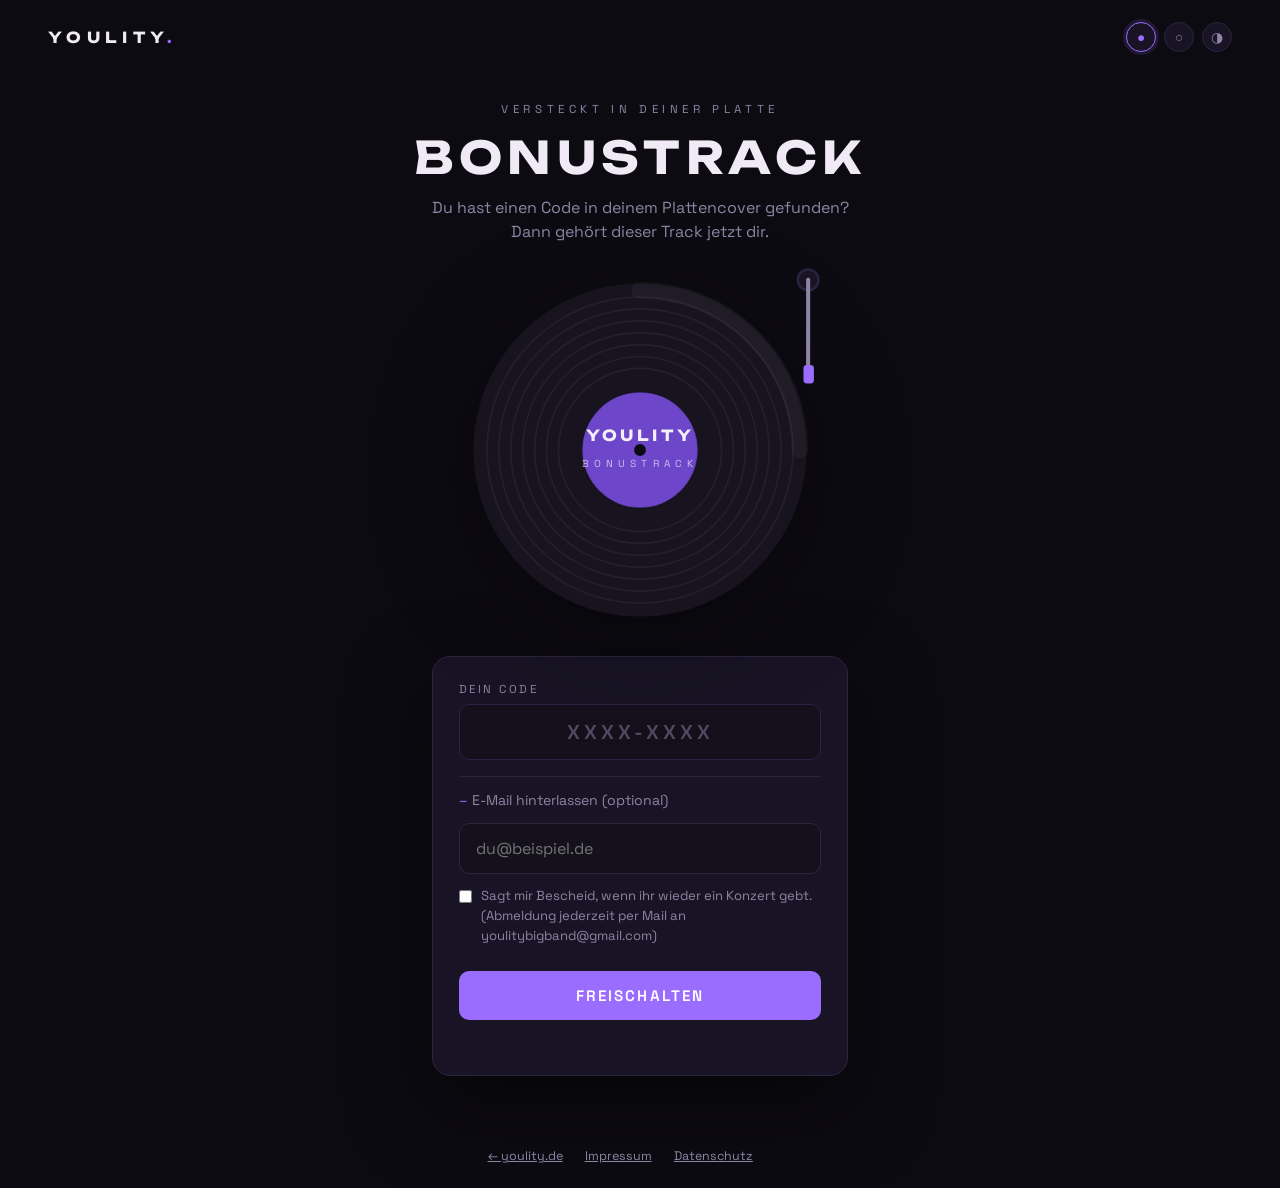
<file: bonustrack/index.html>
<!DOCTYPE html>
<html lang="de" data-theme="dark">
<head>
<meta charset="UTF-8">
<meta name="viewport" content="width=device-width, initial-scale=1.0">
<meta name="robots" content="noindex">
<title>Bonustrack - Youlity</title>
<link rel="preconnect" href="https://fonts.googleapis.com">
<link rel="preconnect" href="https://fonts.gstatic.com" crossorigin>
<link href="https://fonts.googleapis.com/css2?family=Unbounded:wght@500;700&family=Space+Grotesk:wght@400;500;600&display=swap" rel="stylesheet">
<style>
  /* ---------- Themes ---------- */
  :root, [data-theme="dark"] {
    --bg: #0d0b12;
    --bg-soft: #14111d;
    --surface: #181425;
    --line: #2b2440;
    --text: #efeaf6;
    --muted: #8d85a3;
    --accent: #9b6dff;
    --accent-soft: rgba(155, 109, 255, 0.14);
    --vinyl: #17141f;
    --vinyl-groove: rgba(255,255,255,0.05);
    --label: #6d46c9;
    --shadow: 0 30px 80px rgba(0,0,0,0.55);
  }
  [data-theme="light"] {
    --bg: #f7f6fa;
    --bg-soft: #efedf5;
    --surface: #ffffff;
    --line: #ddd8ea;
    --text: #1b1426;
    --muted: #6f6885;
    --accent: #6d3fd4;
    --accent-soft: rgba(109, 63, 212, 0.10);
    --vinyl: #221d2e;
    --vinyl-groove: rgba(255,255,255,0.06);
    --label: #6d3fd4;
    --shadow: 0 24px 60px rgba(40, 25, 80, 0.18);
  }
  [data-theme="warm"] {
    --bg: #f5efe4;
    --bg-soft: #ede5d6;
    --surface: #fdf9f1;
    --line: #ded2bc;
    --text: #271d12;
    --muted: #8a7a63;
    --accent: #b4552e;
    --accent-soft: rgba(180, 85, 46, 0.10);
    --vinyl: #2b2118;
    --vinyl-groove: rgba(255,255,255,0.06);
    --label: #b4552e;
    --shadow: 0 24px 60px rgba(80, 50, 20, 0.18);
  }

  * { margin: 0; padding: 0; box-sizing: border-box; }

  html { scroll-behavior: smooth; }

  body {
    background: var(--bg);
    color: var(--text);
    font-family: "Space Grotesk", system-ui, sans-serif;
    min-height: 100svh;
    display: flex;
    flex-direction: column;
    transition: background 0.5s ease, color 0.5s ease;
    overflow-x: hidden;
  }

  /* ---------- Header ---------- */
  header {
    display: flex;
    justify-content: space-between;
    align-items: center;
    padding: 1.4rem clamp(1.2rem, 4vw, 3rem);
  }
  .wordmark {
    font-family: "Unbounded", sans-serif;
    font-weight: 700;
    font-size: 0.95rem;
    letter-spacing: 0.35em;
    color: var(--text);
    text-decoration: none;
  }
  .wordmark span { color: var(--accent); }

  .themes { display: flex; gap: 0.5rem; }
  .themes button {
    width: 30px; height: 30px;
    border-radius: 50%;
    border: 1px solid var(--line);
    background: var(--surface);
    color: var(--muted);
    font-size: 0.85rem;
    line-height: 1;
    cursor: pointer;
    transition: all 0.25s ease;
  }
  .themes button:hover { color: var(--text); border-color: var(--accent); }
  .themes button[aria-pressed="true"] {
    color: var(--accent);
    border-color: var(--accent);
    box-shadow: 0 0 0 3px var(--accent-soft);
  }

  /* ---------- Main ---------- */
  main {
    flex: 1;
    display: flex;
    flex-direction: column;
    align-items: center;
    padding: clamp(0.5rem, 3vh, 2rem) 1.2rem 3rem;
    width: 100%;
  }

  .eyebrow {
    font-size: 0.72rem;
    letter-spacing: 0.4em;
    text-transform: uppercase;
    color: var(--muted);
    margin-bottom: 0.8rem;
    opacity: 0;
    animation: rise 0.7s ease 0.1s forwards;
  }
  h1 {
    font-family: "Unbounded", sans-serif;
    font-weight: 700;
    font-size: clamp(1.6rem, 6vw, 2.8rem);
    letter-spacing: 0.12em;
    text-align: center;
    opacity: 0;
    animation: rise 0.7s ease 0.25s forwards;
  }
  .sub {
    color: var(--muted);
    margin-top: 0.7rem;
    text-align: center;
    max-width: 28rem;
    line-height: 1.5;
    opacity: 0;
    animation: rise 0.7s ease 0.4s forwards;
  }
  @keyframes rise {
    from { opacity: 0; transform: translateY(14px); }
    to { opacity: 1; transform: translateY(0); }
  }

  /* ---------- Vinyl ---------- */
  .deck {
    position: relative;
    width: clamp(230px, 56vw, 340px);
    margin: clamp(1.5rem, 4vh, 3rem) 0;
    opacity: 0;
    animation: rise 0.9s ease 0.55s forwards;
  }
  .record-wrap {
    filter: drop-shadow(0 24px 50px rgba(0,0,0,0.35));
    transition: transform 0.8s cubic-bezier(0.2, 0.8, 0.2, 1);
  }
  .deck.unlocked .record-wrap { transform: scale(1.04); }

  #record {
    width: 100%;
    display: block;
    animation: spin 2.4s linear infinite;
    animation-play-state: paused;
  }
  .deck.playing #record { animation-play-state: running; }
  @keyframes spin { to { transform: rotate(360deg); } }

  /* tonearm */
  #tonearm {
    position: absolute;
    top: -4%;
    right: -7%;
    width: 34%;
    transform-origin: 78% 12%;
    transform: rotate(-28deg);
    transition: transform 0.9s cubic-bezier(0.3, 0.7, 0.3, 1);
    pointer-events: none;
  }
  /* Arm-Position wird per JS gesetzt: -28° = abgehoben, ab 8° = auf der Platte */

  /* ---------- Card ---------- */
  .card {
    width: min(100%, 26rem);
    background: var(--surface);
    border: 1px solid var(--line);
    border-radius: 18px;
    padding: 1.6rem;
    box-shadow: var(--shadow);
    transition: background 0.5s ease, border-color 0.5s ease;
    opacity: 1;                       /* immer sichtbar – Einblendung läuft über backwards-Fill */
    animation: rise 0.8s ease 0.7s backwards;
  }
  /* shake animiert nur die Position; opacity bleibt beim Grundwert 1 (Karte verschwindet nie) */
  .card.shake { animation: shake 0.45s ease; }
  @keyframes shake {
    0%, 100% { transform: translateX(0); }
    20% { transform: translateX(-9px); }
    40% { transform: translateX(8px); }
    60% { transform: translateX(-5px); }
    80% { transform: translateX(3px); }
  }

  label {
    display: block;
    font-size: 0.72rem;
    letter-spacing: 0.22em;
    text-transform: uppercase;
    color: var(--muted);
    margin-bottom: 0.5rem;
  }
  input[type="text"], input[type="email"] {
    width: 100%;
    background: var(--bg-soft);
    border: 1px solid var(--line);
    border-radius: 10px;
    color: var(--text);
    font-family: inherit;
    font-size: 1rem;
    padding: 0.85rem 1rem;
    outline: none;
    transition: border-color 0.25s ease, box-shadow 0.25s ease;
  }
  input:focus {
    border-color: var(--accent);
    box-shadow: 0 0 0 3px var(--accent-soft);
  }
  #code {
    font-size: 1.25rem;
    letter-spacing: 0.28em;
    text-transform: uppercase;
    text-align: center;
    font-weight: 600;
  }
  #code::placeholder { letter-spacing: 0.2em; color: var(--muted); opacity: 0.5; }

  details {
    margin-top: 1rem;
    border-top: 1px solid var(--line);
    padding-top: 0.9rem;
  }
  summary {
    cursor: pointer;
    color: var(--muted);
    font-size: 0.88rem;
    list-style: none;
    user-select: none;
  }
  summary::before { content: "+ "; color: var(--accent); }
  details[open] summary::before { content: "– "; }
  details .inner { margin-top: 0.9rem; display: grid; gap: 0.8rem; }

  .consent {
    display: flex;
    gap: 0.6rem;
    align-items: flex-start;
    font-size: 0.82rem;
    color: var(--muted);
    line-height: 1.5;
    cursor: pointer;
    text-transform: none;
    letter-spacing: normal;
    font-weight: 400;
  }
  .consent input { margin-top: 0.2rem; accent-color: var(--accent); }

  button.primary {
    width: 100%;
    margin-top: 1.1rem;
    background: var(--accent);
    color: #fff;
    border: none;
    border-radius: 10px;
    font-family: inherit;
    font-size: 0.95rem;
    font-weight: 600;
    letter-spacing: 0.14em;
    text-transform: uppercase;
    padding: 0.95rem;
    cursor: pointer;
    transition: transform 0.15s ease, filter 0.2s ease;
  }
  button.primary:hover { filter: brightness(1.12); }
  button.primary:active { transform: scale(0.98); }
  button.primary:disabled { opacity: 0.6; cursor: wait; }

  .msg {
    margin-top: 0.8rem;
    font-size: 0.87rem;
    text-align: center;
    min-height: 1.2em;
    color: var(--muted);
    transition: all 0.2s ease;
  }
  .msg.error {
    color: #e5484d;
    background: rgba(229, 72, 77, 0.10);
    border: 1px solid rgba(229, 72, 77, 0.35);
    border-radius: 10px;
    padding: 0.7rem 0.9rem;
    font-weight: 500;
  }

  /* ---------- Player ---------- */
  .player { display: none; }
  .card.is-player .player { display: block; }
  .card.is-player form { display: none; }

  .track-title {
    font-family: "Unbounded", sans-serif;
    font-weight: 500;
    font-size: 1.05rem;
    letter-spacing: 0.08em;
    text-align: center;
  }
  .track-sub {
    text-align: center;
    color: var(--muted);
    font-size: 0.82rem;
    margin-top: 0.3rem;
    letter-spacing: 0.18em;
    text-transform: uppercase;
  }

  .controls {
    display: flex;
    align-items: center;
    gap: 1rem;
    margin-top: 1.3rem;
  }
  #playBtn {
    flex: none;
    width: 56px; height: 56px;
    border-radius: 50%;
    border: none;
    background: var(--accent);
    color: #fff;
    cursor: pointer;
    display: grid;
    place-items: center;
    transition: transform 0.15s ease, filter 0.2s ease;
  }
  #playBtn:hover { filter: brightness(1.12); transform: scale(1.05); }
  #playBtn:disabled { opacity: 0.5; cursor: wait; transform: none; filter: none; }
  #playBtn svg { width: 20px; height: 20px; fill: currentColor; }

  .progress-area { flex: 1; }
  #seek {
    -webkit-appearance: none;
    appearance: none;
    width: 100%;
    height: 5px;
    border-radius: 3px;
    background: linear-gradient(to right, var(--accent) var(--p, 0%), var(--line) var(--p, 0%));
    outline: none;
    cursor: pointer;
  }
  #seek::-webkit-slider-thumb {
    -webkit-appearance: none;
    width: 14px; height: 14px;
    border-radius: 50%;
    background: var(--accent);
    border: 2px solid var(--surface);
    transition: transform 0.15s ease;
  }
  #seek::-webkit-slider-thumb:hover { transform: scale(1.25); }
  #seek::-moz-range-thumb {
    width: 12px; height: 12px;
    border-radius: 50%;
    background: var(--accent);
    border: 2px solid var(--surface);
  }
  .times {
    display: flex;
    justify-content: space-between;
    font-size: 0.74rem;
    color: var(--muted);
    margin-top: 0.4rem;
    font-variant-numeric: tabular-nums;
  }

  footer {
    text-align: center;
    color: var(--muted);
    font-size: 0.78rem;
    padding: 1.5rem;
  }
  footer a { color: var(--muted); }

  /* focus visibility */
  :focus-visible { outline: 2px solid var(--accent); outline-offset: 2px; }
  summary:focus-visible { outline-offset: 4px; }

  @media (prefers-reduced-motion: reduce) {
    *, #record { animation-duration: 0.001s !important; animation-delay: 0s !important; transition-duration: 0.001s !important; }
    .deck.playing #record { animation: none; }
  }
</style>
</head>
<body>

<header>
  <a class="wordmark" href="/">YOULITY<span>.</span></a>
  <div class="themes" role="group" aria-label="Farbmodus">
    <button data-theme-btn="dark" aria-pressed="true" title="Dunkel">●</button>
    <button data-theme-btn="light" aria-pressed="false" title="Hell">○</button>
    <button data-theme-btn="warm" aria-pressed="false" title="Warm">◑</button>
  </div>
</header>

<main>
  <p class="eyebrow">Versteckt in deiner Platte</p>
  <h1>BONUSTRACK</h1>
  <p class="sub">Du hast einen Code in deinem Plattencover gefunden? Dann gehört dieser Track jetzt dir.</p>

  <div class="deck" id="deck">
    <div class="record-wrap">
      <svg id="record" viewBox="0 0 200 200" aria-hidden="true">
        <circle cx="100" cy="100" r="98" fill="var(--vinyl)"/>
        <g fill="none" stroke="var(--vinyl-groove)" stroke-width="1">
          <circle cx="100" cy="100" r="90"/><circle cx="100" cy="100" r="83"/>
          <circle cx="100" cy="100" r="76"/><circle cx="100" cy="100" r="69"/>
          <circle cx="100" cy="100" r="62"/><circle cx="100" cy="100" r="55"/>
          <circle cx="100" cy="100" r="48"/>
        </g>
        <path d="M 100 6 A 94 94 0 0 1 194 100" fill="none" stroke="rgba(255,255,255,0.10)" stroke-width="10" stroke-linecap="round" opacity="0.35"/>
        <circle cx="100" cy="100" r="34" fill="var(--label)"/>
        <circle cx="100" cy="100" r="34" fill="none" stroke="rgba(0,0,0,0.18)" stroke-width="1"/>
        <text x="100" y="95" text-anchor="middle" font-family="Unbounded, sans-serif" font-size="9" letter-spacing="2" fill="rgba(255,255,255,0.92)" font-weight="700">YOULITY</text>
        <text x="100" y="110" text-anchor="middle" font-family="Space Grotesk, sans-serif" font-size="6" letter-spacing="3" fill="rgba(255,255,255,0.65)">BONUSTRACK</text>
        <circle cx="100" cy="100" r="3.5" fill="var(--bg)"/>
      </svg>
    </div>
    <svg id="tonearm" viewBox="0 0 100 100" aria-hidden="true">
      <circle cx="78" cy="12" r="9" fill="var(--surface)" stroke="var(--line)" stroke-width="2"/>
      <line x1="78" y1="12" x2="30" y2="78" stroke="var(--muted)" stroke-width="3.5" stroke-linecap="round"/>
      <rect x="22" y="74" width="16" height="9" rx="3" transform="rotate(-54 30 78)" fill="var(--accent)"/>
    </svg>
  </div>

  <div class="card" id="card">
    <form id="form" novalidate>
      <label for="code">Dein Code</label>
      <input type="text" id="code" inputmode="text" autocomplete="off" spellcheck="false"
             placeholder="XXXX-XXXX" maxlength="12" required>

      <details open>
        <summary>E-Mail hinterlassen (optional)</summary>
        <div class="inner">
          <input type="email" id="email" placeholder="du@beispiel.de" autocomplete="email">
          <label class="consent">
            <input type="checkbox" id="newsletter">
            <span>Sagt mir Bescheid, wenn ihr wieder ein Konzert gebt. (Abmeldung jederzeit per Mail an youlitybigband@gmail.com)</span>
          </label>
        </div>
      </details>

      <button type="submit" class="primary" id="submitBtn">Freischalten</button>
      <p class="msg" id="msg"></p>
    </form>

    <div class="player">
      <p class="track-title" id="trackTitle">Bonustrack</p>
      <p class="track-sub">Youlity · Exklusiv für dich</p>
      <div class="controls">
        <button id="playBtn" aria-label="Abspielen">
          <svg id="iconPlay" viewBox="0 0 24 24"><path d="M8 5v14l11-7z"/></svg>
          <svg id="iconPause" viewBox="0 0 24 24" style="display:none"><path d="M6 5h4v14H6zM14 5h4v14h-4z"/></svg>
        </button>
        <div class="progress-area">
          <input type="range" id="seek" min="0" max="100" value="0" step="0.1" aria-label="Position">
          <div class="times"><span id="tCur">0:00</span><span id="tDur">–:––</span></div>
        </div>
      </div>
      <p class="msg" id="playerMsg"></p>
    </div>
  </div>

  <audio id="audio" preload="metadata" controlsList="nodownload noplaybackrate"></audio>
</main>

<footer>
  <a href="/">← youlity.de</a>
  <a href="/impressum.html" style="margin-left:1.2rem;">Impressum</a>
  <a href="/datenschutz.html" style="margin-left:1.2rem;">Datenschutz</a>
  <span style="opacity:0.4; margin-left:0.6rem;">V6.0</span>
</footer>

<script>
  // ===== Konfiguration =====
  const FUNCTION_URL = "https://hmopcvtzhcevouwmdwxa.supabase.co/functions/v1/bonustrack";
  const TRACK_TITLE = "Smalltown Boy"; // hier den echten Tracknamen eintragen

  // ===== Theme =====
  const themeBtns = document.querySelectorAll("[data-theme-btn]");
  function setTheme(t) {
    document.documentElement.dataset.theme = t;
    localStorage.setItem("yl-theme", t);
    themeBtns.forEach(b => b.setAttribute("aria-pressed", String(b.dataset.themeBtn === t)));
  }
  themeBtns.forEach(b => b.addEventListener("click", () => setTheme(b.dataset.themeBtn)));
  setTheme(localStorage.getItem("yl-theme") || "dark");

  // ===== Elemente =====
  const form = document.getElementById("form");
  const codeInput = document.getElementById("code");
  const emailInput = document.getElementById("email");
  const newsletterInput = document.getElementById("newsletter");
  const submitBtn = document.getElementById("submitBtn");
  const msg = document.getElementById("msg");
  const card = document.getElementById("card");
  const deck = document.getElementById("deck");
  const audio = document.getElementById("audio");
  const playBtn = document.getElementById("playBtn");
  const iconPlay = document.getElementById("iconPlay");
  const iconPause = document.getElementById("iconPause");
  const seek = document.getElementById("seek");
  const tCur = document.getElementById("tCur");
  const tDur = document.getElementById("tDur");
  const playerMsg = document.getElementById("playerMsg");
  const tonearm = document.getElementById("tonearm");
  document.getElementById("trackTitle").textContent = TRACK_TITLE;

  // Code-Eingabe automatisch formatieren: ABCD-EFGH
  codeInput.addEventListener("input", () => {
    let v = codeInput.value.toUpperCase().replace(/[^A-Z0-9]/g, "").slice(0, 8);
    if (v.length > 4) v = v.slice(0, 4) + "-" + v.slice(4);
    codeInput.value = v;
  });

  // ===== Code einlösen =====
  async function redeem(code, email, newsletter) {
    let res;
    try {
      res = await fetch(FUNCTION_URL, {
        method: "POST",
        headers: { "Content-Type": "application/json" },
        body: JSON.stringify({ code, email: email || null, newsletter: !!newsletter })
      });
    } catch {
      throw new Error("Keine Verbindung. Bist du online?");
    }
    const data = await res.json().catch(() => ({}));
    if (!data.ok) throw new Error(data.error || "Etwas ist schiefgelaufen. Versuch es nochmal.");
    return data;
  }

  let currentObjectUrl = null;
  async function loadBlob(url) {
    const resp = await fetch(url);
    if (!resp.ok) throw new Error("load");
    const blob = await resp.blob();
    if (currentObjectUrl) URL.revokeObjectURL(currentObjectUrl);
    currentObjectUrl = URL.createObjectURL(blob);   // src zeigt nur noch auf blob:, nicht auf Supabase
    audio.src = currentObjectUrl;
  }

  async function unlock(url, silent) {
    if (!url) {                       // Sicherheitsnetz: ohne gültige URL nichts ausblenden
      if (silent) { localStorage.removeItem("yl-code"); return; }
      showForm();
      showError("Etwas ist schiefgelaufen. Versuch es nochmal.");
      return;
    }
    // direkt in die Player-Ansicht wechseln und währenddessen laden
    card.classList.add("is-player");
    deck.classList.add("unlocked");
    playBtn.disabled = true;
    playerMsg.classList.remove("error");
    playerMsg.textContent = "Track wird geladen …";
    try {
      await loadBlob(url);
      playerMsg.textContent = "";
      playBtn.disabled = false;
    } catch {
      if (silent) { showForm(); localStorage.removeItem("yl-code"); return; }
      showForm();
      showError("Der Track lässt sich gerade nicht laden. Lade die Seite neu oder versuch es später nochmal.");
    }
  }

  function showForm() {               // zurück zur Code-Eingabe (Karte nie "leer" lassen)
    card.classList.remove("is-player");
    deck.classList.remove("unlocked", "playing");
  }

  function showError(text) {
    msg.textContent = text;
    msg.classList.add("error");
    card.classList.remove("shake"); void card.offsetWidth; card.classList.add("shake");
  }

  form.addEventListener("submit", async (e) => {
    e.preventDefault();
    const raw = codeInput.value.replace(/[^A-Za-z0-9]/g, "");
    if (raw.length < 6) {
      showError("Bitte gib deinen vollständigen Code ein.");
      return;
    }
    submitBtn.disabled = true;
    submitBtn.textContent = "Prüfe …";
    msg.textContent = ""; msg.classList.remove("error");
    try {
      const data = await redeem(raw, emailInput.value.trim(), newsletterInput.checked);
      localStorage.setItem("yl-code", raw);
      await unlock(data.url, false);
    } catch (err) {
      showError(err.message);
    } finally {
      submitBtn.disabled = false;
      submitBtn.textContent = "Freischalten";
    }
  });

  // Wenn schon mal freigeschaltet: still erneut einlösen (ohne E-Mail neu zu senden)
  const savedCode = localStorage.getItem("yl-code");
  if (savedCode) {
    redeem(savedCode, null, false)
      .then(d => unlock(d.url, true))
      .catch(() => localStorage.removeItem("yl-code"));
  }

  // ===== Player =====
  // Rechtsklick-/Download-Menü auf dem Audio-Element unterbinden
  audio.addEventListener("contextmenu", (e) => e.preventDefault());

  function fmt(s) {
    if (!isFinite(s)) return "–:––";
    const m = Math.floor(s / 60), r = Math.floor(s % 60);
    return m + ":" + String(r).padStart(2, "0");
  }
  // ---- Tonarm ----
  const ARM_OFF = -36;                          // abgehoben (Ruheposition)
  const ARM_DROP_MS = 950;                       // muss zur CSS-Transition passen (0.9s)
  const reduceMotion = matchMedia("(prefers-reduced-motion: reduce)").matches;
  const armAngle = (p) => 8 + p * 0.18;          // 8° aussen → ~26° innen
  const progressPct = () => audio.duration ? (audio.currentTime / audio.duration) * 100 : 0;
  function setArm(deg) { tonearm.style.transform = "rotate(" + deg + "deg)"; }
  setArm(ARM_OFF);                               // direkt nach dem Freischalten: abgehoben

  let dropTimer = null;
  playBtn.addEventListener("click", () => {
    clearTimeout(dropTimer);
    if (audio.paused) {
      // Arm auf die Platte setzen, dann nach der Animation abspielen
      setArm(armAngle(progressPct()));
      playBtn.disabled = true;
      const wait = reduceMotion ? 0 : ARM_DROP_MS;
      dropTimer = setTimeout(() => {
        playBtn.disabled = false;
        audio.play().catch(() => { setArm(ARM_OFF); });
      }, wait);
    } else {
      audio.pause();                             // pause-Event hebt den Arm ab
    }
  });

  audio.addEventListener("play", () => {
    deck.classList.add("playing");
    iconPlay.style.display = "none"; iconPause.style.display = "";
    playBtn.setAttribute("aria-label", "Pause");
  });
  audio.addEventListener("pause", () => {
    deck.classList.remove("playing");
    iconPlay.style.display = ""; iconPause.style.display = "none";
    playBtn.setAttribute("aria-label", "Abspielen");
    setArm(ARM_OFF);                             // Arm hebt von der Platte ab
  });
  audio.addEventListener("ended", () => setArm(ARM_OFF));
  audio.addEventListener("loadedmetadata", () => { tDur.textContent = fmt(audio.duration); });
  audio.addEventListener("timeupdate", () => {
    const p = progressPct();
    if (!seeking) { seek.value = p; seek.style.setProperty("--p", p + "%"); }
    tCur.textContent = fmt(audio.currentTime);
    if (!audio.paused) setArm(armAngle(p));      // Arm wandert nur beim Abspielen mit
  });
  audio.addEventListener("error", () => {
    if (!audio.src) return;
    showForm();
    showError("Der Track lässt sich gerade nicht laden. Lade die Seite neu oder versuch es später nochmal.");
  });
  let seeking = false;
  seek.addEventListener("input", () => {
    seeking = true;
    seek.style.setProperty("--p", seek.value + "%");
    tCur.textContent = fmt((seek.value / 100) * (audio.duration || 0));
  });
  seek.addEventListener("change", () => {
    if (audio.duration) audio.currentTime = (seek.value / 100) * audio.duration;
    seeking = false;
  });
</script>
</body>
</html>
</file>
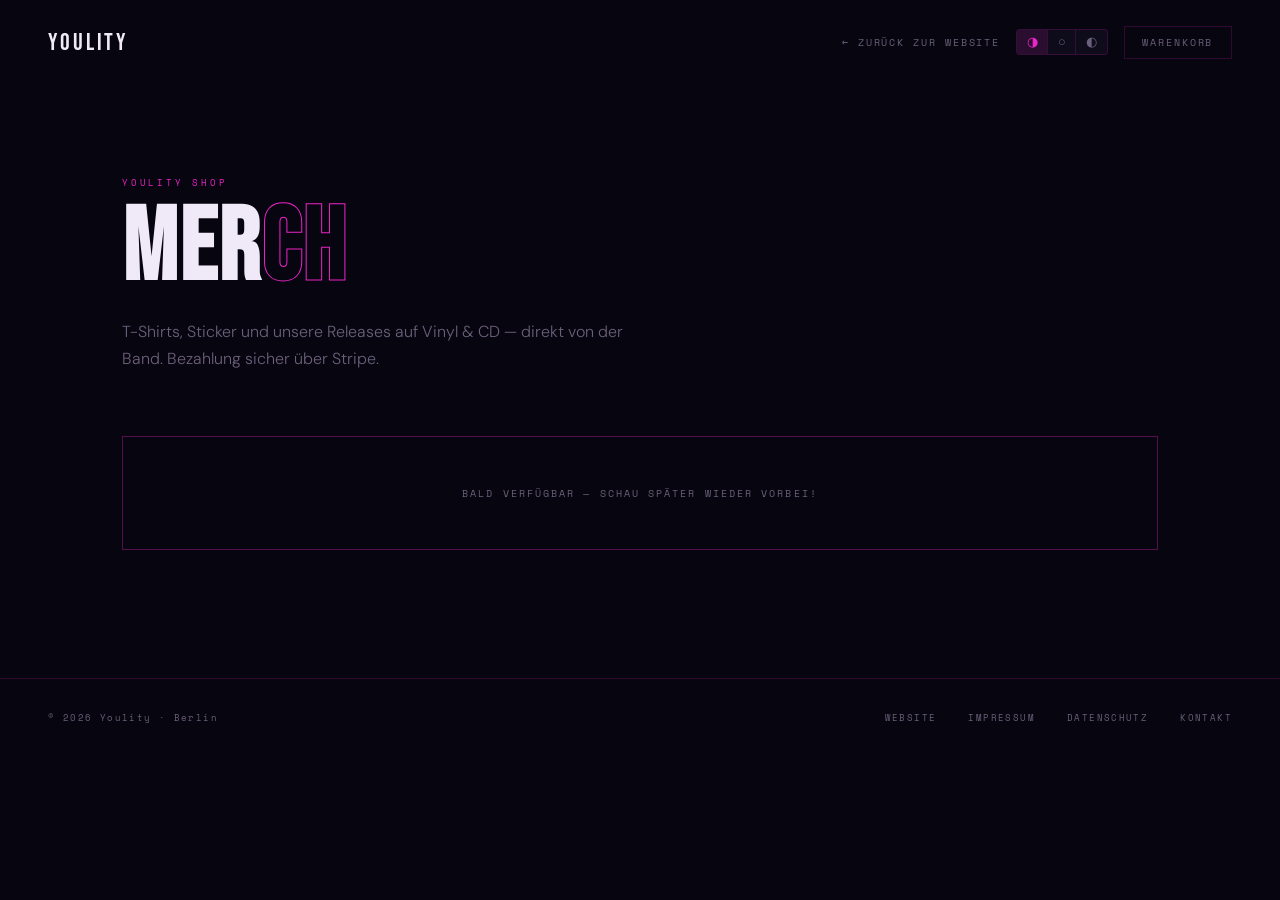
<file: shop/index.html>
<!DOCTYPE html>
<html lang="de">
<head>
  <meta charset="UTF-8" />
  <meta name="viewport" content="width=device-width, initial-scale=1.0" />
  <title>Shop – Youlity</title>
  <link rel="preconnect" href="https://fonts.googleapis.com">
  <link rel="preconnect" href="https://fonts.gstatic.com" crossorigin>
  <link href="https://fonts.googleapis.com/css2?family=Bebas+Neue&family=DM+Sans:ital,opsz,wght@0,9..40,300;0,9..40,400;0,9..40,500;1,9..40,300&family=Space+Mono&display=swap" rel="stylesheet">
  <style>
    :root {
      --bg:#07050f; --surface:#0e0b1a; --pink:#ed24c8; --pink-dim:#5c1049;
      --pink-glow:rgba(237,36,200,0.12); --text:#f0eaf8; --muted:#6b607a;
      --border:rgba(237,36,200,0.18);
    }
    [data-theme="light"] {
      --bg:#fafafa; --surface:#f0edf6; --pink:#c41aaa; --pink-dim:#8a1278;
      --pink-glow:rgba(196,26,170,0.1); --text:#1a0d2e; --muted:#7a6a8a;
      --border:rgba(180,20,150,0.2);
    }
    [data-theme="solar"] {
      --bg:#fdf6e3; --surface:#eee8d5; --pink:#b5006e; --pink-dim:#7a004a;
      --pink-glow:rgba(181,0,110,0.1); --text:#3a2a1a; --muted:#8a7060;
      --border:rgba(150,80,0,0.2);
    }
    *,*::before,*::after{box-sizing:border-box;margin:0;padding:0;}
    html{scroll-behavior:smooth;}
    body{background:var(--bg);color:var(--text);font-family:'DM Sans',sans-serif;overflow-x:hidden;}

    /* NAV */
    nav{position:fixed;top:0;left:0;right:0;z-index:100;display:flex;align-items:center;justify-content:space-between;padding:1.6rem 3rem;transition:background .3s,padding .3s;}
    nav.scrolled{background:rgba(7,5,15,.92);backdrop-filter:blur(14px);padding:.9rem 3rem;border-bottom:1px solid var(--border);}
    [data-theme="light"] nav.scrolled{background:rgba(250,250,250,.92);}
    [data-theme="solar"] nav.scrolled{background:rgba(253,246,227,.92);}
    .nav-logo{font-family:'Bebas Neue',sans-serif;font-size:1.5rem;letter-spacing:.12em;color:var(--text);text-decoration:none;}
    .nav-right{display:flex;align-items:center;gap:1rem;}
    .nav-back{font-family:'Space Mono',monospace;font-size:.6rem;letter-spacing:.2em;text-transform:uppercase;color:var(--muted);text-decoration:none;transition:color .2s;}
    .nav-back:hover{color:var(--pink);}
    .theme-switch{display:flex;gap:0;border:1px solid var(--border);border-radius:4px;overflow:hidden;background:var(--surface);}
    .theme-btn{background:none;border:none;cursor:pointer;padding:.35rem .6rem;font-size:.8rem;color:var(--muted);transition:background .2s,color .2s;line-height:1;}
    .theme-btn+.theme-btn{border-left:1px solid var(--border);}
    .theme-btn.active{background:var(--pink-glow);color:var(--pink);}
    .theme-btn:hover:not(.active){color:var(--text);}
    .cart-btn{position:relative;font-family:'Space Mono',monospace;font-size:.6rem;letter-spacing:.2em;text-transform:uppercase;padding:.55rem 1.1rem;border:1px solid var(--border);background:none;color:var(--muted);cursor:pointer;transition:all .2s;}
    .cart-btn:hover{border-color:var(--pink);color:var(--pink);background:var(--pink-glow);}
    .cart-count{position:absolute;top:-8px;right:-8px;min-width:18px;height:18px;border-radius:50%;background:var(--pink);color:#fff;font-size:.55rem;display:none;align-items:center;justify-content:center;padding:0 4px;}
    .cart-count.show{display:flex;}

    /* PAGE */
    .inner{max-width:1100px;margin:0 auto;padding:0 2rem;}
    header.page{padding:11rem 0 4rem;}
    .s-tag{font-family:'Space Mono',monospace;font-size:.58rem;letter-spacing:.3em;color:var(--pink);text-transform:uppercase;margin-bottom:1rem;}
    .s-title{font-family:'Bebas Neue',sans-serif;font-size:clamp(3rem,8vw,7rem);line-height:.88;letter-spacing:.02em;color:var(--text);}
    .s-title .o{-webkit-text-stroke:1px var(--pink);color:transparent;}
    .page-sub{margin-top:1.4rem;font-size:1rem;font-weight:300;color:var(--muted);max-width:520px;line-height:1.7;}

    /* REVEAL */
    .rv{opacity:0;transform:translateY(36px);transition:opacity .85s ease,transform .85s cubic-bezier(.16,1,.3,1);}
    .rv.on{opacity:1;transform:translateY(0);}
    .d1{transition-delay:.1s}.d2{transition-delay:.2s}.d3{transition-delay:.3s}
    .d4{transition-delay:.4s}.d5{transition-delay:.5s}.d6{transition-delay:.6s}

    /* STATUS BANNER */
    .banner{display:none;margin:0 0 2.5rem;padding:1.2rem 1.5rem;border:1px solid var(--border);background:var(--surface);font-size:.92rem;line-height:1.6;color:var(--muted);}
    .banner.show{display:block;}
    .banner strong{color:var(--text);font-weight:400;}
    .banner.ok{border-color:rgba(46,204,113,.4);}
    .banner.ok strong{color:#2ecc71;}

    /* PRODUCTS */
    #shop{padding:0 0 8rem;}
    .mc-grid{display:grid;grid-template-columns:repeat(auto-fill,minmax(250px,1fr));gap:1px;background:var(--border);border:1px solid var(--border);}
    .mc{background:var(--bg);overflow:hidden;display:flex;flex-direction:column;}
    .mc-img{aspect-ratio:1;background:var(--surface);display:flex;align-items:center;justify-content:center;font-size:3rem;position:relative;overflow:hidden;}
    .mc-img img{width:100%;height:100%;object-fit:cover;transition:transform .5s;}
    .mc:hover .mc-img img{transform:scale(1.04);}
    .mc-over{position:absolute;inset:0;background:rgba(7,5,15,.72);backdrop-filter:blur(4px);display:flex;align-items:center;justify-content:center;}
    .mc-over span{font-family:'Space Mono',monospace;font-size:.58rem;letter-spacing:.28em;color:var(--pink);text-transform:uppercase;border:1px solid var(--pink);padding:.45rem .9rem;}
    .mc-info{padding:1.2rem 1.5rem 1.5rem;display:flex;flex-direction:column;gap:.65rem;flex:1;}
    .mc-name{font-family:'Bebas Neue',sans-serif;font-size:1.35rem;letter-spacing:.04em;color:var(--text);}
    .mc-price{font-family:'Space Mono',monospace;font-size:.62rem;color:var(--muted);}
    .mc-desc{font-size:.85rem;font-weight:300;line-height:1.6;color:var(--muted);}
    .mc-size{background:var(--bg);color:var(--text);border:1px solid var(--border);padding:.5rem .7rem;font-family:'Space Mono',monospace;font-size:.62rem;outline:none;width:100%;cursor:pointer;}
    .mc-size:focus{border-color:var(--pink);}
    .mc-size option{background:var(--bg);}
    .mc-add{margin-top:auto;font-family:'Space Mono',monospace;font-size:.6rem;letter-spacing:.2em;text-transform:uppercase;padding:.7rem 1rem;border:1px solid var(--pink);background:none;color:var(--pink);cursor:pointer;transition:all .2s;}
    .mc-add:hover{background:var(--pink-glow);}
    .mc-add:disabled{border-color:var(--border);color:var(--muted);cursor:default;background:none;}
    .empty{padding:3rem;text-align:center;font-family:'Space Mono',monospace;font-size:.65rem;letter-spacing:.2em;color:var(--muted);text-transform:uppercase;background:var(--bg);}

    /* CART DRAWER */
    #cartOverlay{position:fixed;inset:0;background:rgba(0,0,0,.5);z-index:200;opacity:0;pointer-events:none;transition:opacity .3s;}
    #cartOverlay.open{opacity:1;pointer-events:auto;}
    #cart{position:fixed;top:0;right:0;bottom:0;width:min(400px,92vw);background:var(--bg);border-left:1px solid var(--border);z-index:201;transform:translateX(100%);transition:transform .35s cubic-bezier(.16,1,.3,1);display:flex;flex-direction:column;}
    #cart.open{transform:translateX(0);}
    .cart-head{display:flex;align-items:center;justify-content:space-between;padding:1.4rem 1.6rem;border-bottom:1px solid var(--border);}
    .cart-title{font-family:'Bebas Neue',sans-serif;font-size:1.6rem;letter-spacing:.06em;}
    .cart-close{background:none;border:none;color:var(--muted);font-size:1.3rem;cursor:pointer;line-height:1;transition:color .2s;}
    .cart-close:hover{color:var(--pink);}
    .cart-items{flex:1;overflow-y:auto;padding:1rem 1.6rem;display:flex;flex-direction:column;gap:1px;}
    .ci{display:grid;grid-template-columns:56px 1fr auto;gap:1rem;align-items:center;padding:1rem 0;border-bottom:1px solid var(--border);}
    .ci-img{width:56px;height:56px;background:var(--surface);border:1px solid var(--border);display:flex;align-items:center;justify-content:center;font-size:1.4rem;overflow:hidden;}
    .ci-img img{width:100%;height:100%;object-fit:cover;}
    .ci-name{font-size:.9rem;font-weight:500;color:var(--text);}
    .ci-meta{font-family:'Space Mono',monospace;font-size:.55rem;letter-spacing:.1em;color:var(--muted);margin-top:.2rem;}
    .ci-qty{display:flex;align-items:center;gap:.5rem;margin-top:.5rem;}
    .ci-qty button{width:22px;height:22px;border:1px solid var(--border);background:none;color:var(--muted);cursor:pointer;font-family:'Space Mono',monospace;font-size:.7rem;line-height:1;transition:all .2s;}
    .ci-qty button:hover{border-color:var(--pink);color:var(--pink);}
    .ci-qty span{font-family:'Space Mono',monospace;font-size:.7rem;min-width:18px;text-align:center;}
    .ci-price{font-family:'Space Mono',monospace;font-size:.65rem;color:var(--text);text-align:right;}
    .ci-remove{background:none;border:none;color:var(--muted);font-size:.9rem;cursor:pointer;margin-top:.4rem;transition:color .2s;}
    .ci-remove:hover{color:var(--pink);}
    .cart-empty{padding:3rem 0;text-align:center;font-family:'Space Mono',monospace;font-size:.62rem;letter-spacing:.2em;color:var(--muted);text-transform:uppercase;}
    .cart-foot{border-top:1px solid var(--border);padding:1.4rem 1.6rem;display:flex;flex-direction:column;gap:1rem;}
    .cart-total{display:flex;justify-content:space-between;font-family:'Space Mono',monospace;font-size:.7rem;letter-spacing:.1em;}
    .cart-total strong{color:var(--pink);}
    .cart-hint{font-family:'Space Mono',monospace;font-size:.5rem;letter-spacing:.1em;color:var(--muted);line-height:1.6;}
    .cart-dest{display:flex;flex-direction:column;gap:.4rem;}
    .cart-dest span{font-family:'Space Mono',monospace;font-size:.55rem;letter-spacing:.2em;text-transform:uppercase;color:var(--muted);}
    .cart-dest select{background:var(--bg);color:var(--text);border:1px solid var(--border);padding:.6rem .7rem;font-family:'Space Mono',monospace;font-size:.6rem;outline:none;width:100%;cursor:pointer;}
    .cart-dest select:focus{border-color:var(--pink);}
    .cart-dest option{background:var(--bg);}
    .cart-err{display:none;font-family:'Space Mono',monospace;font-size:.58rem;color:#e74c3c;line-height:1.6;}
    .cart-err.show{display:block;}
    .checkout-btn{font-family:'Space Mono',monospace;font-size:.65rem;letter-spacing:.22em;text-transform:uppercase;padding:.95rem;border:1px solid var(--pink);background:var(--pink-glow);color:var(--pink);cursor:pointer;transition:all .2s;width:100%;}
    .checkout-btn:hover:not(:disabled){background:rgba(237,36,200,.22);}
    .checkout-btn:disabled{opacity:.5;cursor:default;}

    /* FOOTER */
    footer{border-top:1px solid var(--border);padding:2rem 3rem;display:flex;justify-content:space-between;align-items:center;flex-wrap:wrap;gap:1rem;}
    .f-copy{font-family:'Space Mono',monospace;font-size:.58rem;letter-spacing:.15em;color:var(--muted);}
    .f-links{display:flex;gap:2rem;}
    .f-links a{font-family:'Space Mono',monospace;font-size:.58rem;letter-spacing:.15em;text-transform:uppercase;color:var(--muted);text-decoration:none;transition:color .2s;}
    .f-links a:hover{color:var(--pink);}

    @media(max-width:900px){
      nav{padding:1.2rem 1.5rem;}nav.scrolled{padding:.8rem 1.5rem;}
      .nav-back span{display:none;}
      header.page{padding:8rem 0 3rem;}
      footer{padding:1.5rem;flex-direction:column;text-align:center;}
    }
    @media(prefers-reduced-motion:reduce){
      .rv{opacity:1;transform:none;transition:none;}
      #cart{transition:none;}
    }
  </style>
</head>
<body>

<!-- NAV -->
<nav id="nav">
  <a href="/" class="nav-logo">Youlity</a>
  <div class="nav-right">
    <a href="/#merch" class="nav-back">← <span>Zurück zur Website</span></a>
    <div class="theme-switch" id="themeSwitch">
      <button class="theme-btn active" data-t="dark"  title="Dark">◑</button>
      <button class="theme-btn"        data-t="light" title="Light">○</button>
      <button class="theme-btn"        data-t="solar" title="Solarized">◐</button>
    </div>
    <button class="cart-btn" onclick="openCart()">Warenkorb<span class="cart-count" id="cartCount">0</span></button>
  </div>
</nav>

<!-- HEADER -->
<header class="page">
  <div class="inner">
    <div class="s-tag rv on">Youlity Shop</div>
    <h1 class="s-title rv on d1">MER<span class="o">CH</span></h1>
    <p class="page-sub rv on d2">T-Shirts, Sticker und unsere Releases auf Vinyl &amp; CD — direkt von der Band. Bezahlung sicher über Stripe.</p>
  </div>
</header>

<!-- SHOP -->
<section id="shop">
  <div class="inner">
    <div class="banner" id="banner"></div>
    <div class="mc-grid" id="productGrid"><div class="empty" style="grid-column:1/-1">Lade Produkte…</div></div>
  </div>
</section>

<!-- CART -->
<div id="cartOverlay" onclick="closeCart()"></div>
<aside id="cart" aria-label="Warenkorb">
  <div class="cart-head">
    <div class="cart-title">WARENKORB</div>
    <button class="cart-close" onclick="closeCart()" aria-label="Schließen">✕</button>
  </div>
  <div class="cart-items" id="cartItems"></div>
  <div class="cart-foot">
    <div class="cart-total"><span>Zwischensumme</span><strong id="cartTotal">0,00 €</strong></div>
    <label class="cart-dest">
      <span>Lieferung</span>
      <select id="cartDest">
        <option value="DE">Versand nach Deutschland</option>
        <option value="AT">Versand nach Österreich</option>
        <option value="pickup">Abholung beim Konzert (Berlin) — gratis</option>
      </select>
    </label>
    <div class="cart-hint" id="cartHint"></div>
    <div class="cart-err" id="cartErr"></div>
    <button class="checkout-btn" id="checkoutBtn" onclick="checkout()">Zur Kasse</button>
  </div>
</aside>

<footer>
  <div class="f-copy">© 2026 Youlity · Berlin</div>
  <div class="f-links">
    <a href="/">Website</a>
    <a href="/impressum.html">Impressum</a>
    <a href="/datenschutz.html">Datenschutz</a>
    <a href="mailto:Youlitybigband@gmail.com">Kontakt</a>
  </div>
</footer>

<script>
const SUPABASE_URL  = 'https://hmopcvtzhcevouwmdwxa.supabase.co';
const SUPABASE_ANON = 'eyJhbGciOiJIUzI1NiIsInR5cCI6IkpXVCJ9.eyJpc3MiOiJzdXBhYmFzZSIsInJlZiI6Imhtb3BjdnR6aGNldm91d21kd3hhIiwicm9sZSI6ImFub24iLCJpYXQiOjE3Nzg2NzI3MTMsImV4cCI6MjA5NDI0ODcxM30.tyZHv56vvqGfcSBaTUhkOwzZjDsBpS2x7BzLJKS0Wzc';

// THEME (gleicher localStorage-Key wie Hauptseite)
const themeBtns = document.querySelectorAll('.theme-btn');
const savedTheme = localStorage.getItem('youlity-theme') || 'dark';
document.documentElement.dataset.theme = savedTheme;
themeBtns.forEach(b => b.classList.toggle('active', b.dataset.t === savedTheme));
themeBtns.forEach(btn => btn.addEventListener('click', () => {
  document.documentElement.dataset.theme = btn.dataset.t;
  localStorage.setItem('youlity-theme', btn.dataset.t);
  themeBtns.forEach(b => b.classList.toggle('active', b.dataset.t === btn.dataset.t));
}));

// NAV
const nav = document.getElementById('nav');
window.addEventListener('scroll', () => nav.classList.toggle('scrolled', window.scrollY > 50));

// REVEAL
const obs = new IntersectionObserver(entries => {
  entries.forEach(e => { if (e.isIntersecting) { e.target.classList.add('on'); obs.unobserve(e.target); } });
}, { threshold: .08 });

function esc(s) {
  return String(s ?? '').replace(/&/g,'&amp;').replace(/</g,'&lt;').replace(/>/g,'&gt;').replace(/"/g,'&quot;');
}
function fmtPrice(cents) {
  return (cents / 100).toFixed(2).replace('.', ',') + ' €';
}

// ── PRODUKTE ─────────────────────────────────────────────────────────
let products = [];

// Verfügbarer Bestand (null = unbegrenzt).
// Produkte mit Größen nutzen stock_by_size, alle anderen stock.
function stockOf(p, size) {
  if (p.sizes && p.sizes.length) {
    if (!p.stock_by_size) return null;
    const v = p.stock_by_size[size];
    return v === undefined || v === null ? null : Number(v);
  }
  return p.stock === null || p.stock === undefined ? null : Number(p.stock);
}

function isSoldOut(p) {
  if (p.sizes && p.sizes.length) {
    if (!p.stock_by_size) return false;
    return p.sizes.every(s => {
      const v = stockOf(p, s);
      return v !== null && v <= 0;
    });
  }
  const v = stockOf(p);
  return v !== null && v <= 0;
}

// Wie viel von dieser Variante liegt schon im Warenkorb?
function inCart(id, size) {
  const found = getCart().find(i => i.id === id && i.size === (size || ''));
  return found ? found.qty : 0;
}

async function loadProducts() {
  const grid = document.getElementById('productGrid');
  try {
    const res = await fetch(`${SUPABASE_URL}/rest/v1/products?active=eq.true&order=sort_order.asc,created_at.asc&select=*`, {
      headers: { 'apikey': SUPABASE_ANON, 'Authorization': 'Bearer ' + SUPABASE_ANON }
    });
    products = res.ok ? await res.json() : [];
  } catch { products = []; }

  if (!products.length) {
    grid.innerHTML = '<div class="empty" style="grid-column:1/-1">Bald verfügbar — schau später wieder vorbei!</div>';
    return;
  }
  const delays = ['d1','d2','d3','d4','d5','d6'];
  grid.innerHTML = products.map((p, i) => {
    const soldOut = isSoldOut(p);
    const img = p.image_url
      ? `<img src="${esc(p.image_url)}" alt="${esc(p.name)}" loading="lazy">`
      : '♩';
    const sizeSel = (p.sizes && p.sizes.length)
      ? `<select class="mc-size" id="size-${p.id}"><option value="">Größe wählen…</option>${
          p.sizes.map(s => {
            const v = stockOf(p, s);
            const out = v !== null && v <= 0;
            return `<option value="${esc(s)}"${out ? ' disabled' : ''}>${esc(s)}${out ? ' — ausverkauft' : ''}</option>`;
          }).join('')
        }</select>`
      : '';
    return `
    <div class="mc rv ${delays[i % 6]}">
      <div class="mc-img">${img}${soldOut ? '<div class="mc-over"><span>Ausverkauft</span></div>' : ''}</div>
      <div class="mc-info">
        <div class="mc-name">${esc(p.name)}</div>
        <div class="mc-price">${fmtPrice(p.price_cents)}</div>
        ${p.description ? `<div class="mc-desc">${esc(p.description)}</div>` : ''}
        ${soldOut ? '' : sizeSel}
        <button class="mc-add" onclick="addToCart('${p.id}')" ${soldOut ? 'disabled' : ''}>${soldOut ? 'Ausverkauft' : 'In den Warenkorb'}</button>
      </div>
    </div>`;
  }).join('');
  grid.querySelectorAll('.rv').forEach(el => obs.observe(el));
}

// ── WARENKORB ────────────────────────────────────────────────────────
function getCart() { try { return JSON.parse(localStorage.getItem('youlity-cart')) || []; } catch { return []; } }
function setCart(c) { localStorage.setItem('youlity-cart', JSON.stringify(c)); renderCart(); }

function addToCart(id) {
  const p = products.find(x => x.id === id);
  if (!p) return;
  let size = '';
  if (p.sizes && p.sizes.length) {
    size = document.getElementById('size-' + id).value;
    if (!size) { document.getElementById('size-' + id).focus(); return; }
  }
  const max = stockOf(p, size);
  if (max !== null && inCart(id, size) >= max) {
    toastCart(max <= 0 ? 'Leider ausverkauft.' : `Mehr als ${max} haben wir davon nicht da.`);
    return;
  }
  const cart = getCart();
  const found = cart.find(i => i.id === id && i.size === size);
  if (found) found.qty = Math.min(20, found.qty + 1);
  else cart.push({ id, size, qty: 1 });
  setCart(cart);
  openCart();
}

function changeQty(idx, delta) {
  const cart = getCart();
  if (!cart[idx]) return;
  const p = products.find(x => x.id === cart[idx].id);
  const max = p ? stockOf(p, cart[idx].size) : null;
  if (delta > 0 && max !== null && cart[idx].qty >= max) {
    toastCart(`Mehr als ${max} haben wir davon nicht da.`);
    return;
  }
  cart[idx].qty += delta;
  if (cart[idx].qty <= 0) cart.splice(idx, 1);
  setCart(cart);
}
function removeItem(idx) {
  const cart = getCart();
  cart.splice(idx, 1);
  setCart(cart);
}

function renderCart() {
  const cart = getCart();
  const box = document.getElementById('cartItems');
  const count = cart.reduce((s, i) => s + i.qty, 0);
  const badge = document.getElementById('cartCount');
  badge.textContent = count;
  badge.classList.toggle('show', count > 0);

  if (!cart.length) {
    box.innerHTML = '<div class="cart-empty">Dein Warenkorb ist leer</div>';
    document.getElementById('cartTotal').textContent = '0,00 €';
    document.getElementById('checkoutBtn').disabled = true;
    return;
  }
  let total = 0;
  box.innerHTML = cart.map((item, idx) => {
    const p = products.find(x => x.id === item.id);
    if (!p) return '';
    total += p.price_cents * item.qty;
    return `
    <div class="ci">
      <div class="ci-img">${p.image_url ? `<img src="${esc(p.image_url)}" alt="">` : '♩'}</div>
      <div>
        <div class="ci-name">${esc(p.name)}</div>
        ${item.size ? `<div class="ci-meta">Größe ${esc(item.size)}</div>` : ''}
        <div class="ci-qty">
          <button onclick="changeQty(${idx},-1)" aria-label="Weniger">−</button>
          <span>${item.qty}</span>
          <button onclick="changeQty(${idx},1)" aria-label="Mehr">+</button>
        </div>
      </div>
      <div>
        <div class="ci-price">${fmtPrice(p.price_cents * item.qty)}</div>
        <button class="ci-remove" onclick="removeItem(${idx})" aria-label="Entfernen">✕</button>
      </div>
    </div>`;
  }).join('');
  document.getElementById('cartTotal').textContent = fmtPrice(total);
  document.getElementById('checkoutBtn').disabled = false;
}

// ── LIEFERUNG ────────────────────────────────────────────────────────
// Die Auswahl entscheidet über den Versandtarif UND darüber, welches
// Land Stripe im Checkout überhaupt zulässt.
const destSel = document.getElementById('cartDest');
const DEST_HINT = {
  DE: 'Versand &amp; Verpackung wird im nächsten Schritt berechnet.<br>2,50 € · 5,50 € · 9,50 € je nach Größe.',
  AT: 'Versand &amp; Verpackung wird im nächsten Schritt berechnet.<br>4,00 € · 9,00 € · 13,00 € je nach Größe.',
  pickup: 'Kein Versand — du holst bei einem unserer Konzerte in Berlin ab.<br>Wir melden uns per E-Mail mit den nächsten Terminen.'
};
function getDest() {
  const v = localStorage.getItem('youlity-dest');
  return (v === 'AT' || v === 'pickup') ? v : 'DE';
}
function applyDest() {
  const d = destSel.value;
  localStorage.setItem('youlity-dest', d);
  document.getElementById('cartHint').innerHTML = DEST_HINT[d];
}
destSel.value = getDest();
destSel.addEventListener('change', applyDest);
applyDest();

function openCart()  { document.getElementById('cart').classList.add('open'); document.getElementById('cartOverlay').classList.add('open'); }
function closeCart() { document.getElementById('cart').classList.remove('open'); document.getElementById('cartOverlay').classList.remove('open'); }

// Kurze Meldung im Warenkorb (Bestandsgrenze o.ä.)
let toastTimer;
function toastCart(msg) {
  const err = document.getElementById('cartErr');
  err.textContent = msg;
  err.classList.add('show');
  openCart();
  clearTimeout(toastTimer);
  toastTimer = setTimeout(() => err.classList.remove('show'), 4000);
}

// ── CHECKOUT ─────────────────────────────────────────────────────────
const ERR_MSG = {
  stripe_not_configured: 'Der Shop ist noch nicht freigeschaltet — bitte versuche es später erneut.',
  product_unavailable:   'Ein Produkt in deinem Warenkorb ist nicht mehr verfügbar.',
  out_of_stock:          'Ein Produkt in deinem Warenkorb ist leider ausverkauft.',
  size_required:         'Bitte wähle für alle Produkte eine Größe.',
};

async function checkout() {
  const cart = getCart();
  if (!cart.length) return;
  const btn = document.getElementById('checkoutBtn');
  const err = document.getElementById('cartErr');
  err.classList.remove('show');
  btn.disabled = true;
  btn.textContent = 'Einen Moment…';
  try {
    const res = await fetch(`${SUPABASE_URL}/functions/v1/checkout`, {
      method: 'POST',
      headers: {
        'Content-Type': 'application/json',
        'apikey': SUPABASE_ANON,
        'Authorization': 'Bearer ' + SUPABASE_ANON
      },
      body: JSON.stringify({
        dest: destSel.value,
        items: cart.map(i => ({ id: i.id, quantity: i.qty, size: i.size || undefined }))
      })
    });
    const data = await res.json();
    if (data.ok && data.url) { window.location.href = data.url; return; }
    if (data.error === 'out_of_stock') {
      const what = data.product_name + (data.size ? ' (' + data.size + ')' : '');
      err.textContent = data.available > 0
        ? `Von „${what}" sind nur noch ${data.available} da — bitte Menge anpassen.`
        : `„${what}" ist leider ausverkauft.`;
      loadProducts();
    } else {
      err.textContent = ERR_MSG[data.error] || 'Checkout fehlgeschlagen — bitte versuche es später erneut.';
    }
    err.classList.add('show');
  } catch {
    err.textContent = 'Verbindung fehlgeschlagen — bitte prüfe dein Internet und versuche es erneut.';
    err.classList.add('show');
  }
  btn.disabled = false;
  btn.textContent = 'Zur Kasse';
}

// ── STATUS-BANNER (Rückkehr von Stripe) ──────────────────────────────
(function () {
  const status = new URLSearchParams(location.search).get('status');
  if (!status) return;
  const banner = document.getElementById('banner');
  if (status === 'success') {
    banner.innerHTML = '<strong>Danke für deine Bestellung!</strong> Du bekommst in Kürze eine Bestätigung per E-Mail.';
    banner.classList.add('show', 'ok');
    localStorage.removeItem('youlity-cart');
  } else if (status === 'cancel') {
    banner.innerHTML = '<strong>Bestellung abgebrochen.</strong> Dein Warenkorb ist noch da, falls du es dir anders überlegst.';
    banner.classList.add('show');
  }
  history.replaceState(null, '', location.pathname);
})();

// ── INIT ─────────────────────────────────────────────────────────────
loadProducts().then(renderCart);
</script>
</body>
</html>
</file>
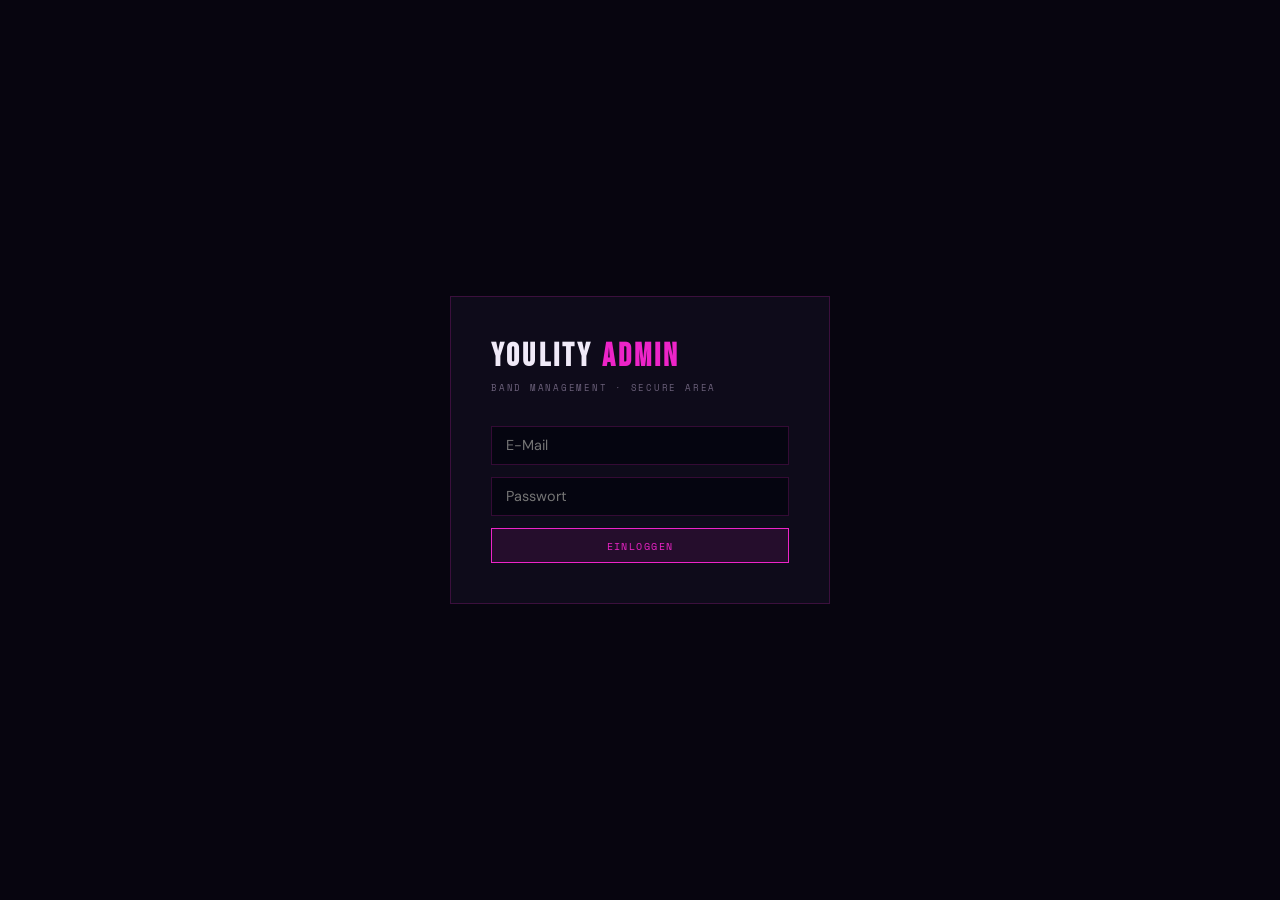
<file: admin.html>
<!DOCTYPE html>
<html lang="de">
<head>
  <meta charset="UTF-8"/>
  <meta name="viewport" content="width=device-width,initial-scale=1.0"/>
  <title>Youlity Admin</title>
  <link href="https://fonts.googleapis.com/css2?family=Bebas+Neue&family=Space+Mono:wght@400;700&family=DM+Sans:wght@300;400;500&display=swap" rel="stylesheet">
  <style>
    :root {
      --bg:#07050f; --surface:#0e0b1a; --surface2:#16102a;
      --pink:#ed24c8; --pink-dim:#5c1049; --pink-glow:rgba(237,36,200,0.1);
      --text:#f0eaf8; --muted:#6b607a; --border:rgba(237,36,200,0.2);
      --green:#2ecc71; --red:#e74c3c; --yellow:#f1c40f;
    }
    *,*::before,*::after{box-sizing:border-box;margin:0;padding:0;}
    body{background:var(--bg);color:var(--text);font-family:'DM Sans',sans-serif;min-height:100vh;}

    /* ── LOGIN ── */
    #loginScreen{
      position:fixed;inset:0;background:var(--bg);z-index:999;
      display:flex;align-items:center;justify-content:center;
    }
    .login-box{
      width:min(380px,90vw);
      border:1px solid var(--border);background:var(--surface);padding:2.5rem;
    }
    .login-box h1{font-family:'Bebas Neue',sans-serif;font-size:2rem;letter-spacing:.1em;margin-bottom:.3rem;}
    .login-box p{font-family:'Space Mono',monospace;font-size:.55rem;letter-spacing:.2em;color:var(--muted);text-transform:uppercase;margin-bottom:2rem;}
    .login-box input{
      width:100%;background:#050510;color:var(--text);border:1px solid var(--border);
      padding:.75rem 1rem;font-family:'Space Mono',monospace;font-size:.75rem;
      margin-bottom:.75rem;outline:none;transition:border-color .2s;
    }
    .login-box input:focus{border-color:var(--pink);}
    #loginErr{font-family:'Space Mono',monospace;font-size:.58rem;color:var(--red);margin-bottom:.75rem;display:none;}

    /* ── SHARED BUTTON ── */
    .btn{
      font-family:'Space Mono',monospace;font-size:.6rem;letter-spacing:.15em;text-transform:uppercase;
      padding:.6rem 1.2rem;border:1px solid var(--border);background:none;color:var(--muted);
      cursor:pointer;transition:all .2s;
    }
    .btn:hover{border-color:var(--pink);color:var(--pink);background:var(--pink-glow);}
    .btn.primary{border-color:var(--pink);color:var(--pink);background:var(--pink-glow);}
    .btn.primary:hover{background:rgba(237,36,200,0.2);}
    .btn.danger{border-color:var(--red);color:var(--red);}
    .btn.danger:hover{background:rgba(231,76,60,0.1);}
    .btn.success{border-color:var(--green);color:var(--green);}
    .btn.success:hover{background:rgba(46,204,113,0.1);}
    .btn.full{width:100%;}

    /* ── LAYOUT ── */
    #app{display:none;min-height:100vh;}

    header{
      position:sticky;top:0;z-index:50;
      background:rgba(7,5,15,.95);backdrop-filter:blur(12px);
      border-bottom:1px solid var(--border);
      display:flex;align-items:center;justify-content:space-between;
      padding:.9rem 2rem;
    }
    .header-left{display:flex;align-items:center;gap:1.5rem;}
    .logo{font-family:'Bebas Neue',sans-serif;font-size:1.4rem;letter-spacing:.12em;color:var(--text);}
    .logo span{color:var(--pink);}
    .user-tag{font-family:'Space Mono',monospace;font-size:.52rem;letter-spacing:.15em;color:var(--muted);}

    /* ── TABS ── */
    .tabs{
      display:flex;gap:0;border-bottom:1px solid var(--border);
      padding:0 2rem;overflow-x:auto;
    }
    .tab{
      font-family:'Space Mono',monospace;font-size:.58rem;letter-spacing:.18em;text-transform:uppercase;
      padding:.9rem 1.4rem;border:none;background:none;color:var(--muted);cursor:pointer;
      border-bottom:2px solid transparent;white-space:nowrap;transition:all .2s;
    }
    .tab:hover{color:var(--text);}
    .tab.active{color:var(--pink);border-bottom-color:var(--pink);}

    /* ── MAIN CONTENT ── */
    .content{max-width:900px;margin:0 auto;padding:2.5rem 2rem;}

    .section-title{
      font-family:'Bebas Neue',sans-serif;font-size:2.2rem;letter-spacing:.06em;
      color:var(--text);margin-bottom:.4rem;
    }
    .section-sub{
      font-family:'Space Mono',monospace;font-size:.55rem;letter-spacing:.2em;
      color:var(--muted);text-transform:uppercase;margin-bottom:2rem;
    }

    /* ── FORM ── */
    .form-box{
      border:1px solid var(--border);background:var(--surface);
      padding:1.8rem;margin-bottom:2rem;
    }
    .form-box h3{
      font-family:'Space Mono',monospace;font-size:.6rem;letter-spacing:.22em;
      color:var(--pink);text-transform:uppercase;margin-bottom:1.2rem;
    }
    .form-grid{display:grid;grid-template-columns:1fr 1fr;gap:.75rem;}
    .form-grid.three{grid-template-columns:1fr 1fr 1fr;}
    .form-grid.one{grid-template-columns:1fr;}
    @media(max-width:600px){.form-grid,.form-grid.three{grid-template-columns:1fr;}}

    .field{display:flex;flex-direction:column;gap:.4rem;}
    .field.span2{grid-column:span 2;}
    .field.span3{grid-column:span 3;}
    @media(max-width:600px){.field.span2,.field.span3{grid-column:span 1;}}

    label{
      font-family:'Space Mono',monospace;font-size:.52rem;letter-spacing:.18em;
      color:var(--muted);text-transform:uppercase;
    }
    input[type="text"],input[type="date"],input[type="email"],input[type="url"],
    input[type="password"],textarea,select{
      background:#050510;color:var(--text);border:1px solid var(--border);
      padding:.6rem .9rem;font-family:'DM Sans',sans-serif;font-size:.9rem;
      outline:none;transition:border-color .2s;width:100%;
    }
    input:focus,textarea:focus,select:focus{border-color:var(--pink);}
    textarea{resize:vertical;min-height:90px;line-height:1.6;}
    select option{background:var(--bg);}

    .form-actions{display:flex;gap:.75rem;margin-top:1.2rem;flex-wrap:wrap;}

    /* ── LIST ITEMS ── */
    .item-list{display:flex;flex-direction:column;gap:1px;background:var(--border);}
    .item{
      background:var(--bg);padding:1.1rem 1.4rem;
      display:flex;align-items:center;justify-content:space-between;gap:1rem;
      transition:background .2s;
    }
    .item:hover{background:var(--surface);}
    .item-info{flex:1;min-width:0;}
    .item-main{font-size:.95rem;font-weight:500;color:var(--text);margin-bottom:.2rem;}
    .item-meta{font-family:'Space Mono',monospace;font-size:.52rem;letter-spacing:.1em;color:var(--muted);}
    .item-badge{
      font-family:'Space Mono',monospace;font-size:.48rem;letter-spacing:.14em;text-transform:uppercase;
      padding:.25rem .6rem;border:1px solid;white-space:nowrap;
    }
    .badge-up{border-color:var(--green);color:var(--green);}
    .badge-past{border-color:var(--muted);color:var(--muted);}
    .item-actions{display:flex;gap:.5rem;flex-shrink:0;}

    /* ── EMPTY STATE ── */
    .empty{
      padding:3rem;text-align:center;border:1px dashed var(--border);
      font-family:'Space Mono',monospace;font-size:.6rem;letter-spacing:.2em;
      color:var(--muted);text-transform:uppercase;
    }

    /* ── TOAST ── */
    #toast{
      position:fixed;bottom:2rem;right:2rem;z-index:9999;
      font-family:'Space Mono',monospace;font-size:.6rem;letter-spacing:.15em;
      padding:.8rem 1.4rem;border:1px solid;
      transform:translateY(4rem);opacity:0;transition:all .3s;pointer-events:none;
    }
    #toast.show{transform:translateY(0);opacity:1;}
    #toast.ok{border-color:var(--green);color:var(--green);background:rgba(46,204,113,.08);}
    #toast.err{border-color:var(--red);color:var(--red);background:rgba(231,76,60,.08);}

    /* ── SPINNER ── */
    .spin{
      display:inline-block;width:14px;height:14px;
      border:2px solid var(--border);border-top-color:var(--pink);
      border-radius:50%;animation:rot .7s linear infinite;vertical-align:middle;
    }
    @keyframes rot{to{transform:rotate(360deg);}}

    /* ── TEXTAREA LARGE ── */
    .big-text{min-height:160px;}

    /* ── PANEL ── */
    .pane{display:none;}
    .pane.active{display:block;}
  </style>
</head>
<body>

<!-- Passwort setzen nach Invite -->
<div id="setPwScreen" style="display:none;position:fixed;inset:0;background:var(--bg);z-index:10000;justify-content:center;align-items:center;">
  <div class="login-box">
    <h1>Passwort <span style="color:var(--pink)">setzen</span></h1>
    <p>Wähle dein Passwort für den Admin-Zugang</p>
    <input type="password" id="newPw" placeholder="Neues Passwort (mind. 6 Zeichen)"/>
    <input type="password" id="newPw2" placeholder="Passwort wiederholen"/>
    <div id="setPwErr" style="font-family:'Space Mono',monospace;font-size:.58rem;color:var(--red);margin-bottom:.75rem;display:none;"></div>
    <button class="btn primary full" onclick="doSetPassword()">Passwort speichern & einloggen</button>
  </div>
</div>


<!-- LOGIN -->
<div id="loginScreen">
  <div class="login-box">
    <h1>Youlity <span style="color:var(--pink)">Admin</span></h1>
    <p>Band Management · Secure Area</p>
    <input type="email" id="loginEmail" placeholder="E-Mail" autocomplete="email"/>
    <input type="password" id="loginPw" placeholder="Passwort" autocomplete="current-password"/>
    <div id="loginErr">E-Mail oder Passwort falsch.</div>
    <button class="btn primary full" onclick="doLogin()">Einloggen</button>
  </div>
</div>

<!-- APP -->
<div id="app">
  <header>
    <div class="header-left">
      <div class="logo">Youlity <span>Admin</span></div>
      <div class="user-tag" id="userTag">—</div>
    </div>
    <div style="display:flex;gap:.75rem;align-items:center;">
      <a href="index.html" class="btn" target="_blank">← Website</a>
      <button class="btn danger" onclick="doLogout()">Logout</button>
    </div>
  </header>

  <div class="tabs" id="tabBar">
    <button class="tab active" data-tab="concerts">Konzerte</button>
    <button class="tab" data-tab="members">Mitglieder</button>
    <button class="tab" data-tab="history">Auftritte & Preise</button>
    <button class="tab" data-tab="about">Über uns</button>
    <button class="tab" data-tab="repertoire">Repertoire</button>
    <button class="tab" data-tab="videos">Videos</button>
    <button class="tab" data-tab="products">Merch</button>
    <button class="tab" data-tab="orders">Bestellungen</button>
  </div>

  <!-- KONZERTE -->
  <div class="content pane active" id="pane-concerts">
    <div class="section-title">Konzerte</div>
    <div class="section-sub">Termine hinzufügen, bearbeiten, löschen</div>

    <div class="form-box">
      <h3>Neuer Termin</h3>
      <div class="form-grid three">
        <div class="field">
          <label>Datum (Sortierung)</label>
          <input type="date" id="c-date"/>
        </div>
        <div class="field">
          <label>Anzeige-Datum (z.B. "5–7")</label>
          <input type="text" id="c-date-display" placeholder="22"/>
        </div>
        <div class="field">
          <label>Monat Jahr (z.B. "Jul 2026")</label>
          <input type="text" id="c-month-year" placeholder="Jul 2026"/>
        </div>
        <div class="field span2">
          <label>Venue / Veranstaltungsort</label>
          <input type="text" id="c-venue" placeholder="Konzerthaus Berlin"/>
        </div>
        <div class="field">
          <label>Stadt</label>
          <input type="text" id="c-city" placeholder="Berlin"/>
        </div>
        <div class="field">
          <label>Ticket-URL (optional)</label>
          <input type="url" id="c-url" placeholder="https://..."/>
        </div>
        <div class="field">
          <label>Button-Text</label>
          <input type="text" id="c-label" placeholder="Tickets"/>
        </div>
        <div class="field">
          <label>Status</label>
          <select id="c-status">
            <option value="upcoming">Kommend</option>
            <option value="past">Vergangen</option>
          </select>
        </div>
      </div>
      <div class="form-actions">
        <button class="btn primary" onclick="addConcert()">Termin hinzufügen</button>
        <button class="btn" onclick="clearConcertForm()">Felder leeren</button>
      </div>
    </div>

    <div id="concertList"><div class="empty">Lade Termine… <span class="spin"></span></div></div>
  </div>

  <!-- MITGLIEDER -->
  <div class="content pane" id="pane-members">
    <div class="section-title">Mitglieder</div>
    <div class="section-sub">Bandmitglieder verwalten</div>

    <div class="form-box">
      <h3 id="memberFormTitle">Neues Mitglied</h3>
      <input type="hidden" id="m-editing-id" value=""/>
      <div class="form-grid">
        <div class="field">
          <label>Name</label>
          <input type="text" id="m-name" placeholder="Anna Knöppler"/>
        </div>
        <div class="field">
          <label>Instrument / Rolle</label>
          <input type="text" id="m-inst" placeholder="Alt-Saxophon"/>
        </div>
        <div class="field span2">
          <label>Bio (optional)</label>
          <textarea id="m-bio" placeholder="Kurze Beschreibung…"></textarea>
        </div>
        <div class="field">
          <label>Reihenfolge (Zahl)</label>
          <input type="text" id="m-order" placeholder="0"/>
        </div>
      </div>
      <div class="form-actions">
        <button class="btn primary" id="memberSaveBtn" onclick="addMember()">Mitglied hinzufügen</button>
        <button class="btn" onclick="clearMemberForm()">Felder leeren</button>
        <button class="btn danger" id="memberCancelBtn" style="display:none" onclick="cancelMemberEdit()">Abbrechen</button>
      </div>
    </div>

    <div id="memberList"><div class="empty">Lade Mitglieder… <span class="spin"></span></div></div>
  </div>

  <!-- HISTORY -->
  <div class="content pane" id="pane-history">
    <div class="section-title">Auftritte & Preise</div>
    <div class="section-sub">Vergangene Highlights und Auszeichnungen</div>

    <div class="form-box">
      <h3>Neuer Eintrag</h3>
      <div class="form-grid">
        <div class="field">
          <label>Jahr</label>
          <input type="text" id="h-year" placeholder="2024"/>
        </div>
        <div class="field">
          <label>Event</label>
          <input type="text" id="h-event" placeholder="Jazztreff Berlin"/>
        </div>
        <div class="field">
          <label>Ort · Stadt</label>
          <input type="text" id="h-place" placeholder="Konzerthaus · Berlin"/>
        </div>
        <div class="field">
          <label>Auszeichnung (optional)</label>
          <input type="text" id="h-award" placeholder="1. Platz"/>
        </div>
      </div>
      <div class="form-actions">
        <button class="btn primary" onclick="addHistory()">Eintrag hinzufügen</button>
        <button class="btn" onclick="clearHistoryForm()">Felder leeren</button>
      </div>
    </div>

    <div id="historyList"><div class="empty">Lade Einträge… <span class="spin"></span></div></div>
  </div>

  <!-- ÜBER UNS -->
  <div class="content pane" id="pane-about">
    <div class="section-title">Über uns</div>
    <div class="section-sub">Freitext für die About-Sektion</div>

    <div class="form-box">
      <h3>Text bearbeiten</h3>
      <div class="form-grid one">
        <div class="field">
          <label>Haupttext (Absatz 1)</label>
          <textarea class="big-text" id="about-p1"></textarea>
        </div>
        <div class="field">
          <label>Haupttext (Absatz 2, optional)</label>
          <textarea class="big-text" id="about-p2"></textarea>
        </div>
        <div class="field">
          <label>Mitglieder-Anzahl (Stat)</label>
          <input type="text" id="about-count" placeholder="~15+"/>
        </div>
      </div>
      <div class="form-actions">
        <button class="btn primary" onclick="saveAbout()">Speichern</button>
      </div>
    </div>
  </div>

  <!-- REPERTOIRE -->
  <div class="content pane" id="pane-repertoire">
    <div class="section-title">Repertoire</div>
    <div class="section-sub">Texte für die vier Kategorien</div>

    <div class="form-box">
      <h3>Texte bearbeiten</h3>
      <div class="form-grid one">
        <div class="field">
          <label>Jazz</label>
          <textarea class="big-text" id="rep-jazz"></textarea>
        </div>
        <div class="field">
          <label>Funk & Soul</label>
          <textarea class="big-text" id="rep-funk"></textarea>
        </div>
        <div class="field">
          <label>Electronic</label>
          <textarea class="big-text" id="rep-electronic"></textarea>
        </div>
        <div class="field">
          <label>Eigene Stücke</label>
          <textarea class="big-text" id="rep-original"></textarea>
        </div>
      </div>
      <div class="form-actions">
        <button class="btn primary" onclick="saveRepertoire()">Alle speichern</button>
      </div>
    </div>
  </div>
</div>
  <!-- MERCH / PRODUKTE -->
  <div class="content pane" id="pane-products">
    <div class="section-title">Merch</div>
    <div class="section-sub">Produkte für den Shop (youlity.de/shop) verwalten</div>

    <div class="form-box">
      <h3 id="productFormTitle">Neues Produkt</h3>
      <input type="hidden" id="p-editing-id" value=""/>
      <input type="hidden" id="p-current-image" value=""/>
      <div class="form-grid">
        <div class="field">
          <label>Name</label>
          <input type="text" id="p-name" placeholder="Youlity T-Shirt"/>
        </div>
        <div class="field">
          <label>Preis in € (z.B. 25,00)</label>
          <input type="text" id="p-price" placeholder="25,00"/>
        </div>
        <div class="field">
          <label>Größen (Komma-getrennt, leer = keine)</label>
          <input type="text" id="p-sizes" placeholder="S, M, L, XL" oninput="renderSizeStocks()"/>
        </div>
        <div class="field" id="p-stock-wrap">
          <label>Bestand (leer = unbegrenzt)</label>
          <input type="text" id="p-stock" placeholder=""/>
        </div>
        <div class="field span2" id="p-stock-sizes-wrap" style="display:none">
          <label>Bestand pro Größe (leer = unbegrenzt)</label>
          <div id="p-stock-sizes" style="display:flex;flex-wrap:wrap;gap:.6rem;"></div>
        </div>
        <div class="field">
          <label>Versandklasse</label>
          <select id="p-shipclass" style="background:#050510;color:var(--text);border:1px solid var(--border);padding:.5rem;font-family:'Space Mono',monospace;font-size:.62rem;width:100%;">
            <option value="brief">Brief (Sticker, Flachware)</option>
            <option value="paeckchen" selected>Päckchen (T-Shirt, CD)</option>
            <option value="paket">Paket (Vinyl, Sperriges)</option>
          </select>
        </div>
        <div class="field span2">
          <label>Beschreibung (optional)</label>
          <textarea id="p-desc" placeholder="Bio-Baumwolle, Siebdruck…"></textarea>
        </div>
        <div class="field">
          <label>Produktbild (JPG/PNG/WebP)</label>
          <input type="file" id="p-image" accept="image/*" style="background:#050510;color:var(--muted);border:1px solid var(--border);padding:.5rem;font-family:'Space Mono',monospace;font-size:.6rem;"/>
        </div>
        <div class="field">
          <label>Reihenfolge (Zahl)</label>
          <input type="text" id="p-order" placeholder="0"/>
        </div>
      </div>
      <div class="form-actions">
        <button class="btn primary" id="productSaveBtn" onclick="saveProduct()">Produkt hinzufügen</button>
        <button class="btn" onclick="clearProductForm()">Felder leeren</button>
        <button class="btn danger" id="productCancelBtn" style="display:none" onclick="clearProductForm()">Abbrechen</button>
      </div>
    </div>

    <div id="productList"><div class="empty">Lade Produkte… <span class="spin"></span></div></div>
  </div>

  <!-- BESTELLUNGEN -->
  <div class="content pane" id="pane-orders">
    <div class="section-title">Bestellungen</div>
    <div class="section-sub">Bezahlte Bestellungen aus dem Shop — Adresse kopieren, verschicken, abhaken</div>

    <div class="form-box" style="display:flex;gap:.6rem;align-items:center;flex-wrap:wrap;">
      <button class="btn primary" id="of-open"     onclick="setOrderFilter('paid')">Offen</button>
      <button class="btn"         id="of-shipped"  onclick="setOrderFilter('shipped')">Versendet</button>
      <button class="btn"         id="of-all"      onclick="setOrderFilter('all')">Alle</button>
      <button class="btn" style="margin-left:auto" onclick="loadOrders()">Aktualisieren ↻</button>
    </div>

    <div id="orderList"><div class="empty">Lade Bestellungen… <span class="spin"></span></div></div>
  </div>

  <!-- VIDEOS -->
  <div class="content pane" id="pane-videos">
    <div class="section-title">Videos</div>
    <div class="section-sub">YouTube-Links verwalten — einfach URL einfügen</div>
    <div class="form-box">
      <h3>Neues Video</h3>
      <div class="form-grid">
        <div class="field span2">
          <label>YouTube-URL (z.B. youtube.com/watch?v=... oder youtu.be/...)</label>
          <input type="text" id="v-url" placeholder="https://www.youtube.com/watch?v=dQw4w9WgXcQ"/>
        </div>
        <div class="field">
          <label>Titel</label>
          <input type="text" id="v-title" placeholder="Konzert 2024 – Shofukan"/>
        </div>
        <div class="field">
          <label>Reihenfolge</label>
          <input type="text" id="v-order" placeholder="0"/>
        </div>
      </div>
      <div class="form-actions">
        <button class="btn primary" onclick="addVideo()">Video hinzufügen</button>
      </div>
    </div>
    <div id="videoList"><div class="empty">Lade Videos… <span class="spin"></span></div></div>
  </div>


</div>

<div id="toast"></div>

<script>
const SB_URL  = 'https://hmopcvtzhcevouwmdwxa.supabase.co';
const SB_ANON = 'eyJhbGciOiJIUzI1NiIsInR5cCI6IkpXVCJ9.eyJpc3MiOiJzdXBhYmFzZSIsInJlZiI6Imhtb3BjdnR6aGNldm91d21kd3hhIiwicm9sZSI6ImFub24iLCJpYXQiOjE3Nzg2NzI3MTMsImV4cCI6MjA5NDI0ODcxM30.tyZHv56vvqGfcSBaTUhkOwzZjDsBpS2x7BzLJKS0Wzc';

let ACCESS_TOKEN = null;

// ── INVITE / PASSWORD-RESET FLOW ─────────────────────────────────────
(function() {
  const hash = {};
  window.location.hash.slice(1).split('&').forEach(function(p) {
    var parts = p.split('=');
    var k = decodeURIComponent(parts[0] || '');
    var v = decodeURIComponent((parts[1] || '').replace(/\+/g, ' '));
    if (k) hash[k] = v;
  });
  if ((hash.type === 'invite' || hash.type === 'recovery') && hash.access_token) {
    ACCESS_TOKEN = hash.access_token;
    history.replaceState(null, '', window.location.pathname);
    window.addEventListener('DOMContentLoaded', function() {
      document.getElementById('loginScreen').style.display = 'none';
      document.getElementById('setPwScreen').style.display = 'flex';
    });
  }
})();

async function doSetPassword() {
  const pw  = document.getElementById('newPw').value;
  const pw2 = document.getElementById('newPw2').value;
  const err = document.getElementById('setPwErr');
  err.style.display = 'none';
  if (pw !== pw2)    { err.textContent = 'Passwörter stimmen nicht überein.'; err.style.display = 'block'; return; }
  if (pw.length < 6) { err.textContent = 'Mindestens 6 Zeichen.'; err.style.display = 'block'; return; }
  try {
    const res = await fetch(SB_URL + '/auth/v1/user', {
      method: 'PUT',
      headers: { 'Content-Type': 'application/json', 'apikey': SB_ANON, 'Authorization': 'Bearer ' + ACCESS_TOKEN },
      body: JSON.stringify({ password: pw })
    });
    if (!res.ok) { const e = await res.json(); throw new Error(e.message || 'Fehler'); }
    localStorage.setItem('sb_token', ACCESS_TOKEN);
    const userRes = await fetch(SB_URL + '/auth/v1/user', {
      headers: { 'Authorization': 'Bearer ' + ACCESS_TOKEN, 'apikey': SB_ANON }
    });
    const user = await userRes.json();
    document.getElementById('setPwScreen').style.display = 'none';
    document.getElementById('app').style.display = 'block';
    document.getElementById('userTag').textContent = user.email || '';
    loadAll();
  } catch(e) {
    document.getElementById('setPwErr').textContent = e.message;
    document.getElementById('setPwErr').style.display = 'block';
  }
}



// ── SUPABASE HELPERS ─────────────────────────────────────────────────
async function sb(path, method='GET', body=null) {
  const headers = {
    'Content-Type': 'application/json',
    'apikey': SB_ANON,
    'Authorization': `Bearer ${ACCESS_TOKEN || SB_ANON}`,
    'Prefer': method === 'POST' ? 'return=representation' : ''
  };
  const res = await fetch(SB_URL + path, {
    method, headers,
    body: body ? JSON.stringify(body) : null
  });
  if (!res.ok) {
    const err = await res.json().catch(()=>({}));
    throw new Error(err.message || err.error_description || res.statusText);
  }
  if (res.status === 204) return null;
  return res.json();
}

async function sbAuth(email, password) {
  const res = await fetch(`${SB_URL}/auth/v1/token?grant_type=password`, {
    method:'POST',
    headers:{'Content-Type':'application/json','apikey':SB_ANON},
    body: JSON.stringify({email, password})
  });
  const data = await res.json();
  if (!res.ok) throw new Error(data.error_description || data.message || 'Login fehlgeschlagen');
  return data;
}

async function sbLogout() {
  await fetch(`${SB_URL}/auth/v1/logout`, {
    method:'POST',
    headers:{'Authorization':`Bearer ${ACCESS_TOKEN}`,'apikey':SB_ANON}
  });
}

// ── TOAST ────────────────────────────────────────────────────────────
let toastTimer;
function toast(msg, type='ok') {
  const t = document.getElementById('toast');
  t.textContent = msg;
  t.className = `show ${type}`;
  clearTimeout(toastTimer);
  toastTimer = setTimeout(()=> t.className = '', 3000);
}

// ── LOGIN / LOGOUT ───────────────────────────────────────────────────
async function doLogin() {
  const email = document.getElementById('loginEmail').value.trim();
  const pw    = document.getElementById('loginPw').value;
  const err   = document.getElementById('loginErr');
  err.style.display = 'none';
  try {
    const data = await sbAuth(email, pw);
    ACCESS_TOKEN = data.access_token;
    localStorage.setItem('sb_token', ACCESS_TOKEN);
    document.getElementById('loginScreen').style.display = 'none';
    document.getElementById('app').style.display = 'block';
    document.getElementById('userTag').textContent = data.user?.email || '';
    loadAll();
  } catch(e) {
    err.textContent = e.message;
    err.style.display = 'block';
  }
}

async function doLogout() {
  try { await sbLogout(); } catch(e) {}
  ACCESS_TOKEN = null;
  localStorage.removeItem('sb_token');
  location.reload();
}

// Try auto-login from stored token
(async function tryAutoLogin() {
  const token = localStorage.getItem('sb_token');
  if (!token) return;
  try {
    const res = await fetch(`${SB_URL}/auth/v1/user`, {
      headers:{'Authorization':`Bearer ${token}`,'apikey':SB_ANON}
    });
    if (!res.ok) throw new Error();
    const user = await res.json();
    ACCESS_TOKEN = token;
    document.getElementById('loginScreen').style.display = 'none';
    document.getElementById('app').style.display = 'block';
    document.getElementById('userTag').textContent = user.email || '';
    loadAll();
  } catch(e) {
    localStorage.removeItem('sb_token');
  }
})();

// Enter key on login
document.getElementById('loginPw').addEventListener('keydown', e => {
  if (e.key === 'Enter') doLogin();
});

// ── TABS ─────────────────────────────────────────────────────────────
document.querySelectorAll('.tab').forEach(tab => {
  tab.addEventListener('click', () => {
    document.querySelectorAll('.tab').forEach(t => t.classList.remove('active'));
    document.querySelectorAll('.pane').forEach(p => p.classList.remove('active'));
    tab.classList.add('active');
    document.getElementById('pane-' + tab.dataset.tab).classList.add('active');
  });
});

// ── LOAD ALL ─────────────────────────────────────────────────────────
async function loadAll() {
  loadConcerts();
  loadMembers();
  loadHistory();
  loadContent();
  loadVideos();
  loadProducts();
  loadOrders();
}

// ── CONCERTS ─────────────────────────────────────────────────────────
async function loadConcerts() {
  const el = document.getElementById('concertList');
  try {
    const data = await sb('/rest/v1/concerts?order=date.asc&select=*');
    if (!data || !data.length) {
      el.innerHTML = '<div class="empty">Noch keine Termine — füge den ersten hinzu ↑</div>';
      return;
    }
    el.innerHTML = '<div class="item-list">' + data.map(c => `
      <div class="item">
        <div class="item-info">
          <div class="item-main">${esc(c.venue)}</div>
          <div class="item-meta">${esc(c.date_display)} ${esc(c.month_year)} · ${esc(c.city)}${c.ticket_url ? ' · <a href="'+esc(c.ticket_url)+'" target="_blank" style="color:var(--pink)">'+esc(c.ticket_label||'Link')+'</a>' : ''}</div>
        </div>
        <span class="item-badge ${c.status==='upcoming'?'badge-up':'badge-past'}">${c.status==='upcoming'?'Kommend':'Vergangen'}</span>
        <div class="item-actions">
          <button class="btn danger" onclick="deleteConcert('${c.id}')">Löschen</button>
        </div>
      </div>`).join('') + '</div>';
  } catch(e) {
    el.innerHTML = `<div class="empty">Fehler: ${e.message}</div>`;
  }
}

async function addConcert() {
  const date         = document.getElementById('c-date').value;
  const date_display = document.getElementById('c-date-display').value.trim();
  const month_year   = document.getElementById('c-month-year').value.trim();
  const venue        = document.getElementById('c-venue').value.trim();
  const city         = document.getElementById('c-city').value.trim();
  const ticket_url   = document.getElementById('c-url').value.trim();
  const ticket_label = document.getElementById('c-label').value.trim() || 'Tickets';
  const status       = document.getElementById('c-status').value;

  if (!date || !venue || !city) { toast('Datum, Venue und Stadt sind Pflichtfelder', 'err'); return; }

  try {
    await sb('/rest/v1/concerts', 'POST', { date, date_display, month_year, venue, city, ticket_url:ticket_url||null, ticket_label, status });
    toast('Termin gespeichert ✓');
    clearConcertForm();
    loadConcerts();
  } catch(e) { toast(e.message, 'err'); }
}

async function deleteConcert(id) {
  if (!confirm('Termin wirklich löschen?')) return;
  try {
    await sb(`/rest/v1/concerts?id=eq.${id}`, 'DELETE');
    toast('Termin gelöscht');
    loadConcerts();
  } catch(e) { toast(e.message, 'err'); }
}

function clearConcertForm() {
  ['c-date','c-date-display','c-month-year','c-venue','c-city','c-url','c-label'].forEach(id => document.getElementById(id).value = '');
  document.getElementById('c-status').value = 'upcoming';
}

// ── MEMBERS ──────────────────────────────────────────────────────────
let membersCache = [];

async function loadMembers() {
  const el = document.getElementById('memberList');
  try {
    const data = await sb('/rest/v1/members?order=sort_order.asc,created_at.asc&select=*');
    membersCache = data || [];
    if (!data || !data.length) {
      el.innerHTML = '<div class="empty">Noch keine Mitglieder — füge das erste hinzu ↑</div>';
      return;
    }
    el.innerHTML = '<div class="item-list">' + data.map(m => `
      <div class="item">
        <div class="item-info">
          <div class="item-main">${esc(m.name)}</div>
          <div class="item-meta">${esc(m.instrument)}${m.bio ? ' · '+esc(m.bio).slice(0,60)+'…' : ''}</div>
        </div>
        <div class="item-actions">
          <button class="btn" onclick="editMember('${m.id}')">Bearbeiten</button>
          <button class="btn danger" onclick="deleteMember('${m.id}')">Löschen</button>
        </div>
      </div>`).join('') + '</div>';
  } catch(e) {
    el.innerHTML = `<div class="empty">Fehler: ${e.message}</div>`;
  }
}

function editMember(id) {
  const m = membersCache.find(x => x.id === id);
  if (!m) return;
  document.getElementById('m-name').value  = m.name || '';
  document.getElementById('m-inst').value  = m.instrument || '';
  document.getElementById('m-bio').value   = m.bio || '';
  document.getElementById('m-order').value = m.sort_order ?? 0;
  document.getElementById('m-editing-id').value = id;
  document.getElementById('memberFormTitle').textContent = 'Mitglied bearbeiten';
  document.getElementById('memberSaveBtn').textContent = 'Änderungen speichern';
  document.getElementById('memberCancelBtn').style.display = 'inline-block';
  document.querySelector('#pane-members .form-box').scrollIntoView({ behavior:'smooth', block:'start' });
}

function cancelMemberEdit() {
  clearMemberForm();
}

async function addMember() {
  const name       = document.getElementById('m-name').value.trim();
  const instrument = document.getElementById('m-inst').value.trim();
  const bio        = document.getElementById('m-bio').value.trim();
  const sort_order = parseInt(document.getElementById('m-order').value) || 0;
  const editingId  = document.getElementById('m-editing-id').value;
  if (!name || !instrument) { toast('Name und Instrument sind Pflichtfelder', 'err'); return; }
  try {
    if (editingId) {
      await sb('/rest/v1/members?id=eq.' + editingId, 'PATCH', { name, instrument, bio:bio||null, sort_order });
      toast('Mitglied aktualisiert ✓');
    } else {
      await sb('/rest/v1/members', 'POST', { name, instrument, bio:bio||null, sort_order });
      toast('Mitglied gespeichert ✓');
    }
    clearMemberForm();
    loadMembers();
  } catch(e) { toast(e.message, 'err'); }
}

async function deleteMember(id) {
  if (!confirm('Mitglied wirklich löschen?')) return;
  try {
    await sb(`/rest/v1/members?id=eq.${id}`, 'DELETE');
    toast('Mitglied gelöscht');
    loadMembers();
  } catch(e) { toast(e.message, 'err'); }
}

function clearMemberForm() {
  ['m-name','m-inst','m-bio','m-order'].forEach(id => document.getElementById(id).value = '');
  document.getElementById('m-editing-id').value = '';
  document.getElementById('memberFormTitle').textContent = 'Neues Mitglied';
  document.getElementById('memberSaveBtn').textContent = 'Mitglied hinzufügen';
  document.getElementById('memberCancelBtn').style.display = 'none';
}

// ── HISTORY ──────────────────────────────────────────────────────────
async function loadHistory() {
  const el = document.getElementById('historyList');
  try {
    const data = await sb('/rest/v1/history?order=year.desc&select=*');
    if (!data || !data.length) {
      el.innerHTML = '<div class="empty">Noch keine Einträge — füge den ersten hinzu ↑</div>';
      return;
    }
    el.innerHTML = '<div class="item-list">' + data.map(h => `
      <div class="item">
        <div class="item-info">
          <div class="item-main">${esc(h.year)} · ${esc(h.event)}</div>
          <div class="item-meta">${esc(h.place||'')}${h.award ? ' · ★ '+esc(h.award) : ''}</div>
        </div>
        <div class="item-actions">
          <button class="btn danger" onclick="deleteHistory('${h.id}')">Löschen</button>
        </div>
      </div>`).join('') + '</div>';
  } catch(e) {
    el.innerHTML = `<div class="empty">Fehler: ${e.message}</div>`;
  }
}

async function addHistory() {
  const year  = document.getElementById('h-year').value.trim();
  const event = document.getElementById('h-event').value.trim();
  const place = document.getElementById('h-place').value.trim();
  const award = document.getElementById('h-award').value.trim();
  if (!year || !event) { toast('Jahr und Event sind Pflichtfelder', 'err'); return; }
  try {
    await sb('/rest/v1/history', 'POST', { year, event, place:place||null, award:award||null });
    toast('Eintrag gespeichert ✓');
    clearHistoryForm();
    loadHistory();
  } catch(e) { toast(e.message, 'err'); }
}

async function deleteHistory(id) {
  if (!confirm('Eintrag wirklich löschen?')) return;
  try {
    await sb(`/rest/v1/history?id=eq.${id}`, 'DELETE');
    toast('Eintrag gelöscht');
    loadHistory();
  } catch(e) { toast(e.message, 'err'); }
}

function clearHistoryForm() {
  ['h-year','h-event','h-place','h-award'].forEach(id => document.getElementById(id).value = '');
}

// ── CONTENT (about + repertoire) ─────────────────────────────────────
async function loadContent() {
  try {
    const data = await sb('/rest/v1/site_content?select=*');
    if (!data) return;
    const map = {};
    data.forEach(r => map[r.key] = r.value);
    if (map['about_p1'])  document.getElementById('about-p1').value  = map['about_p1'];
    if (map['about_p2'])  document.getElementById('about-p2').value  = map['about_p2'];
    if (map['about_count']) document.getElementById('about-count').value = map['about_count'];
    if (map['rep_jazz'])     document.getElementById('rep-jazz').value     = map['rep_jazz'];
    if (map['rep_funk'])     document.getElementById('rep-funk').value     = map['rep_funk'];
    if (map['rep_electronic']) document.getElementById('rep-electronic').value = map['rep_electronic'];
    if (map['rep_original']) document.getElementById('rep-original').value = map['rep_original'];
  } catch(e) { /* silently fail, not critical */ }
}

async function upsertContent(key, value) {
  await sb('/rest/v1/site_content', 'POST', { key, value });
}

async function saveAbout() {
  try {
    const pairs = [
      ['about_p1',    document.getElementById('about-p1').value],
      ['about_p2',    document.getElementById('about-p2').value],
      ['about_count', document.getElementById('about-count').value],
    ];
    // Use upsert via Prefer header
    await fetch(`${SB_URL}/rest/v1/site_content`, {
      method:'POST',
      headers:{
        'Content-Type':'application/json',
        'apikey':SB_ANON,
        'Authorization':`Bearer ${ACCESS_TOKEN}`,
        'Prefer':'resolution=merge-duplicates'
      },
      body: JSON.stringify(pairs.map(([key,value])=>({key,value})))
    });
    toast('Über uns gespeichert ✓');
  } catch(e) { toast(e.message,'err'); }
}

async function saveRepertoire() {
  try {
    const pairs = [
      ['rep_jazz',       document.getElementById('rep-jazz').value],
      ['rep_funk',       document.getElementById('rep-funk').value],
      ['rep_electronic', document.getElementById('rep-electronic').value],
      ['rep_original',   document.getElementById('rep-original').value],
    ];
    await fetch(`${SB_URL}/rest/v1/site_content`, {
      method:'POST',
      headers:{
        'Content-Type':'application/json',
        'apikey':SB_ANON,
        'Authorization':`Bearer ${ACCESS_TOKEN}`,
        'Prefer':'resolution=merge-duplicates'
      },
      body: JSON.stringify(pairs.map(([key,value])=>({key,value})))
    });
    toast('Repertoire gespeichert ✓');
  } catch(e) { toast(e.message,'err'); }
}

// ── VIDEOS ────────────────────────────────────────────────────────────
function parseYouTubeId(input) {
  input = input.trim();
  // Already just an ID (11 chars, no slash)
  if (/^[a-zA-Z0-9_-]{11}$/.test(input)) return input;
  // youtu.be/ID
  const short = input.match(/youtu\.be\/([a-zA-Z0-9_-]{11})/);
  if (short) return short[1];
  // youtube.com/watch?v=ID or /embed/ID
  const long = input.match(/(?:v=|embed\/)([a-zA-Z0-9_-]{11})/);
  if (long) return long[1];
  return null;
}

async function loadVideos() {
  const el = document.getElementById('videoList');
  const data = await sb('/rest/v1/videos?order=sort_order.asc,created_at.asc&select=*');
  if (!data || !data.length) {
    el.innerHTML = '<div class="empty">Noch keine Videos — füge das erste hinzu ↑</div>';
    return;
  }
  el.innerHTML = '<div class="item-list">' + data.map(v => `
    <div class="item">
      <img src="https://img.youtube.com/vi/${v.youtube_id}/mqdefault.jpg"
           style="width:80px;height:52px;object-fit:cover;border:1px solid var(--border);flex-shrink:0;"/>
      <div class="item-info">
        <div class="item-main">${esc(v.title)}</div>
        <div class="item-meta">youtube.com/watch?v=${esc(v.youtube_id)}</div>
      </div>
      <div class="item-actions">
        <button class="btn danger" onclick="deleteVideo('${v.id}')">Löschen</button>
      </div>
    </div>`).join('') + '</div>';
}

async function addVideo() {
  const raw   = document.getElementById('v-url').value;
  const title = document.getElementById('v-title').value.trim();
  const sort_order = parseInt(document.getElementById('v-order').value) || 0;
  const youtube_id = parseYouTubeId(raw);
  if (!youtube_id) { toast('Ungültige YouTube-URL oder ID', 'err'); return; }
  if (!title)      { toast('Bitte einen Titel eingeben', 'err'); return; }
  try {
    await sb('/rest/v1/videos', 'POST', { youtube_id, title, sort_order });
    toast('Video gespeichert ✓');
    document.getElementById('v-url').value = '';
    document.getElementById('v-title').value = '';
    loadVideos();
  } catch(e) { toast(e.message, 'err'); }
}

async function deleteVideo(id) {
  if (!confirm('Video wirklich löschen?')) return;
  try {
    await sb('/rest/v1/videos?id=eq.' + id, 'DELETE');
    toast('Video gelöscht');
    loadVideos();
  } catch(e) { toast(e.message, 'err'); }
}

// ── UTILS ─────────────────────────────────────────────────────────────
// ── VIDEOS ───────────────────────────────────────────────────────────
function parseYouTubeId(input) {
  input = (input || '').trim();
  if (/^[a-zA-Z0-9_-]{11}$/.test(input)) return input;
  var m = input.match(/(?:youtu\.be\/|v=|embed\/)([a-zA-Z0-9_-]{11})/);
  return m ? m[1] : null;
}

async function loadVideos() {
  const el = document.getElementById('videoList');
  if (!el) return;
  try {
    const data = await sb('/rest/v1/videos?order=sort_order.asc,created_at.asc&select=*');
    if (!data || !data.length) {
      el.innerHTML = '<div class="empty">Noch keine Videos — füge das erste hinzu ↑</div>';
      return;
    }
    el.innerHTML = '<div class="item-list">' + data.map(v => `
      <div class="item">
        <img src="https://img.youtube.com/vi/${v.youtube_id}/mqdefault.jpg"
             style="width:90px;height:56px;object-fit:cover;border:1px solid var(--border);flex-shrink:0;"/>
        <div class="item-info">
          <div class="item-main">${esc(v.title)}</div>
          <div class="item-meta">ID: ${esc(v.youtube_id)}</div>
        </div>
        <div class="item-actions">
          <button class="btn danger" onclick="deleteVideo('${v.id}')">Löschen</button>
        </div>
      </div>`).join('') + '</div>';
  } catch(e) { el.innerHTML = '<div class="empty">Fehler: ' + e.message + '</div>'; }
}

async function addVideo() {
  const raw        = document.getElementById('v-url').value;
  const title      = document.getElementById('v-title').value.trim();
  const sort_order = parseInt(document.getElementById('v-order').value) || 0;
  const youtube_id = parseYouTubeId(raw);
  if (!youtube_id) { toast('Ungültige YouTube-URL', 'err'); return; }
  if (!title)      { toast('Bitte einen Titel eingeben', 'err'); return; }
  try {
    await sb('/rest/v1/videos', 'POST', { youtube_id, title, sort_order });
    toast('Video gespeichert ✓');
    document.getElementById('v-url').value   = '';
    document.getElementById('v-title').value = '';
    loadVideos();
  } catch(e) { toast(e.message, 'err'); }
}

async function deleteVideo(id) {
  if (!confirm('Video wirklich löschen?')) return;
  try {
    await sb('/rest/v1/videos?id=eq.' + id, 'DELETE');
    toast('Video gelöscht');
    loadVideos();
  } catch(e) { toast(e.message, 'err'); }
}

function esc(s) {
  if (!s) return '';
  return String(s).replace(/&/g,'&amp;').replace(/</g,'&lt;').replace(/>/g,'&gt;').replace(/"/g,'&quot;');
}

// ── PRODUKTE / MERCH ─────────────────────────────────────────────────
// Tabelle: products (name, description, price_cents, sizes text[], image_url,
//          stock, stock_by_size jsonb, shipping_class, sort_order, active)
//          Storage-Bucket: product-images
// Bestand: Produkte MIT Größen nutzen stock_by_size {"S":5,…},
//          Produkte OHNE Größen das einfache stock-Feld. null = unbegrenzt.
let productsCache = [];

const SHIP_LABEL = { brief: 'Brief', paeckchen: 'Päckchen', paket: 'Paket' };

function centsToEuro(c) {
  return (c / 100).toFixed(2).replace('.', ',');
}
function euroToCents(s) {
  const n = parseFloat(String(s).replace(',', '.').replace(/[^0-9.]/g, ''));
  return isNaN(n) ? NaN : Math.round(n * 100);
}

function parseSizes(raw) {
  return raw ? raw.split(',').map(function(s){ return s.trim(); }).filter(Boolean) : [];
}

// Baut die Bestand-pro-Größe-Felder passend zum Größen-Input neu auf.
// Schon eingetippte Werte bleiben erhalten.
function renderSizeStocks(preset) {
  const sizes = parseSizes(document.getElementById('p-sizes').value.trim());
  const box   = document.getElementById('p-stock-sizes');
  const prev  = {};
  box.querySelectorAll('input[data-size]').forEach(function(i){ prev[i.dataset.size] = i.value; });

  document.getElementById('p-stock-wrap').style.display       = sizes.length ? 'none' : '';
  document.getElementById('p-stock-sizes-wrap').style.display = sizes.length ? '' : 'none';
  if (!sizes.length) { box.innerHTML = ''; return; }

  box.innerHTML = sizes.map(function(s){
    const v = preset && preset[s] !== undefined && preset[s] !== null
      ? preset[s]
      : (prev[s] !== undefined ? prev[s] : '');
    return '<label style="display:flex;align-items:center;gap:.4rem;font-family:\'Space Mono\',monospace;font-size:.6rem;color:var(--muted)">'
      + esc(s)
      + '<input type="number" min="0" data-size="' + esc(s) + '" value="' + esc(String(v))
      + '" style="width:64px;background:#050510;color:var(--text);border:1px solid var(--border);padding:.35rem;font-family:\'Space Mono\',monospace;font-size:.62rem;"/>'
      + '</label>';
  }).join('');
}

function collectSizeStocks() {
  const inputs = document.querySelectorAll('#p-stock-sizes input[data-size]');
  if (!inputs.length) return null;
  const out = {};
  let any = false;
  inputs.forEach(function(i){
    if (i.value.trim() !== '') { out[i.dataset.size] = Math.max(0, parseInt(i.value) || 0); any = true; }
  });
  return any ? out : null;
}

// Bestandsanzeige + Schnell-Bearbeitung in der Produktliste
function stockEditor(p) {
  const style = 'width:56px;background:#050510;color:var(--text);border:1px solid var(--border);'
              + 'padding:.25rem;font-family:\'Space Mono\',monospace;font-size:.6rem;';
  if (p.sizes && p.sizes.length) {
    if (!p.stock_by_size) {
      return '<span style="font-family:\'Space Mono\',monospace;font-size:.55rem;color:var(--muted)">Bestand: unbegrenzt</span>';
    }
    return p.sizes.map(function(s){
      const v = p.stock_by_size[s];
      return '<label style="display:inline-flex;align-items:center;gap:.3rem;margin-right:.5rem;font-family:\'Space Mono\',monospace;font-size:.55rem;color:var(--muted)">'
        + esc(s)
        + '<input type="number" min="0" value="' + esc(String(v === undefined || v === null ? '' : v))
        + '" style="' + style + '" onchange="quickStock(\'' + p.id + '\',\'' + esc(s) + '\',this)"/>'
        + '</label>';
    }).join('');
  }
  if (p.stock === null || p.stock === undefined) {
    return '<span style="font-family:\'Space Mono\',monospace;font-size:.55rem;color:var(--muted)">Bestand: unbegrenzt</span>';
  }
  return '<label style="display:inline-flex;align-items:center;gap:.3rem;font-family:\'Space Mono\',monospace;font-size:.55rem;color:var(--muted)">Bestand'
    + '<input type="number" min="0" value="' + p.stock + '" style="' + style
    + '" onchange="quickStock(\'' + p.id + '\',null,this)"/></label>';
}

// Direkt aus der Liste speichern — ohne Umweg übers Formular
async function quickStock(id, size, input) {
  const p = productsCache.find(function(x){ return x.id === id; });
  if (!p) return;
  const val = input.value.trim() === '' ? 0 : Math.max(0, parseInt(input.value) || 0);
  input.value = val;
  input.disabled = true;
  try {
    let payload;
    if (size) {
      const next = Object.assign({}, p.stock_by_size || {});
      next[size] = val;
      payload = { stock_by_size: next };
      p.stock_by_size = next;
    } else {
      payload = { stock: val };
      p.stock = val;
    }
    await sb('/rest/v1/products?id=eq.' + id, 'PATCH', payload);
    toast('Bestand gespeichert ✓');
  } catch(e) {
    toast(e.message, 'err');
    loadProducts();
  } finally {
    input.disabled = false;
  }
}

async function loadProducts() {
  const el = document.getElementById('productList');
  if (!el) return;
  try {
    const data = await sb('/rest/v1/products?order=sort_order.asc,created_at.asc&select=*');
    productsCache = data || [];
    if (!productsCache.length) {
      el.innerHTML = '<div class="empty">Noch keine Produkte — füge das erste hinzu ↑</div>';
      return;
    }
    el.innerHTML = '<div class="item-list">' + productsCache.map(p => `
      <div class="item">
        ${p.image_url
          ? `<img src="${esc(p.image_url)}" style="width:56px;height:56px;object-fit:cover;border:1px solid var(--border);flex-shrink:0;"/>`
          : `<div style="width:56px;height:56px;border:1px dashed var(--border);flex-shrink:0;display:flex;align-items:center;justify-content:center;font-size:.5rem;color:var(--muted);text-align:center;">kein Bild</div>`}
        <div class="item-info">
          <div class="item-main">${esc(p.name)}</div>
          <div class="item-meta">${centsToEuro(p.price_cents)} €${p.sizes && p.sizes.length ? ' · ' + p.sizes.map(esc).join(', ') : ''} · ${esc(SHIP_LABEL[p.shipping_class] || p.shipping_class || '—')}</div>
          <div style="margin-top:.4rem">${stockEditor(p)}</div>
        </div>
        <span class="item-badge ${p.active ? 'badge-up' : 'badge-past'}">${p.active ? 'Sichtbar' : 'Versteckt'}</span>
        <div class="item-actions">
          <button class="btn" onclick="toggleProduct('${p.id}')">${p.active ? 'Verstecken' : 'Anzeigen'}</button>
          <button class="btn" onclick="editProduct('${p.id}')">Bearbeiten</button>
          <button class="btn danger" onclick="deleteProduct('${p.id}')">Löschen</button>
        </div>
      </div>`).join('') + '</div>';
  } catch(e) {
    el.innerHTML = '<div class="empty">Fehler: ' + esc(e.message) + '</div>';
  }
}

async function uploadProductImage(file) {
  const ext  = (file.name.split('.').pop() || 'jpg').toLowerCase();
  const path = 'p-' + Date.now() + '-' + Math.random().toString(36).slice(2, 8) + '.' + ext;
  const res  = await fetch(SB_URL + '/storage/v1/object/product-images/' + path, {
    method: 'POST',
    headers: {
      'apikey': SB_ANON,
      'Authorization': 'Bearer ' + ACCESS_TOKEN,
      'Content-Type': file.type || 'application/octet-stream',
      'x-upsert': 'true'
    },
    body: file
  });
  if (!res.ok) {
    const err = await res.json().catch(function(){ return {}; });
    throw new Error(err.message || 'Bild-Upload fehlgeschlagen');
  }
  return SB_URL + '/storage/v1/object/public/product-images/' + path;
}

async function saveProduct() {
  const name        = document.getElementById('p-name').value.trim();
  const priceRaw    = document.getElementById('p-price').value.trim();
  const sizesRaw    = document.getElementById('p-sizes').value.trim();
  const stockRaw    = document.getElementById('p-stock').value.trim();
  const description = document.getElementById('p-desc').value.trim();
  const sort_order  = parseInt(document.getElementById('p-order').value) || 0;
  const editingId   = document.getElementById('p-editing-id').value;
  const fileInput   = document.getElementById('p-image');
  const btn         = document.getElementById('productSaveBtn');

  if (!name) { toast('Name ist ein Pflichtfeld', 'err'); return; }
  const price_cents = euroToCents(priceRaw);
  if (isNaN(price_cents) || price_cents <= 0) { toast('Preis ungültig (z.B. 25,00)', 'err'); return; }

  const sizes = sizesRaw ? sizesRaw.split(',').map(function(s){ return s.trim(); }).filter(Boolean) : null;
  const stock = stockRaw === '' ? null : (parseInt(stockRaw) || 0);
  const stock_by_size = sizes && sizes.length ? collectSizeStocks() : null;
  const shipping_class = document.getElementById('p-shipclass').value || 'paeckchen';

  const oldLabel = btn.textContent;
  btn.disabled = true;
  btn.textContent = 'Speichert…';
  try {
    let image_url = document.getElementById('p-current-image').value || null;
    if (fileInput.files && fileInput.files[0]) {
      image_url = await uploadProductImage(fileInput.files[0]);
    }
    const payload = { name: name, description: description || null, price_cents: price_cents,
                      sizes: sizes, image_url: image_url,
                      stock: sizes && sizes.length ? null : stock,
                      stock_by_size: stock_by_size,
                      shipping_class: shipping_class,
                      sort_order: sort_order };
    if (editingId) {
      await sb('/rest/v1/products?id=eq.' + editingId, 'PATCH', payload);
      toast('Produkt aktualisiert ✓');
    } else {
      payload.active = true;
      await sb('/rest/v1/products', 'POST', payload);
      toast('Produkt gespeichert ✓');
    }
    clearProductForm();
    loadProducts();
  } catch(e) {
    toast(e.message, 'err');
  } finally {
    btn.disabled = false;
    btn.textContent = oldLabel;
  }
}

function editProduct(id) {
  const p = productsCache.find(function(x){ return x.id === id; });
  if (!p) return;
  document.getElementById('p-name').value  = p.name || '';
  document.getElementById('p-price').value = centsToEuro(p.price_cents);
  document.getElementById('p-sizes').value = (p.sizes || []).join(', ');
  document.getElementById('p-stock').value = (p.stock === null || p.stock === undefined) ? '' : p.stock;
  document.getElementById('p-shipclass').value = p.shipping_class || 'paeckchen';
  renderSizeStocks(p.stock_by_size || {});
  document.getElementById('p-desc').value  = p.description || '';
  document.getElementById('p-order').value = (p.sort_order === null || p.sort_order === undefined) ? 0 : p.sort_order;
  document.getElementById('p-current-image').value = p.image_url || '';
  document.getElementById('p-editing-id').value = id;
  document.getElementById('p-image').value = '';
  document.getElementById('productFormTitle').textContent = 'Produkt bearbeiten';
  document.getElementById('productSaveBtn').textContent   = 'Änderungen speichern';
  document.getElementById('productCancelBtn').style.display = 'inline-block';
  document.querySelector('#pane-products .form-box').scrollIntoView({ behavior: 'smooth', block: 'start' });
}

function clearProductForm() {
  ['p-name','p-price','p-sizes','p-stock','p-desc','p-order','p-current-image','p-editing-id','p-image']
    .forEach(function(id){ const el = document.getElementById(id); if (el) el.value = ''; });
  document.getElementById('p-shipclass').value = 'paeckchen';
  document.getElementById('p-stock-sizes').innerHTML = '';
  renderSizeStocks();
  document.getElementById('productFormTitle').textContent = 'Neues Produkt';
  document.getElementById('productSaveBtn').textContent   = 'Produkt hinzufügen';
  document.getElementById('productCancelBtn').style.display = 'none';
}

async function toggleProduct(id) {
  const p = productsCache.find(function(x){ return x.id === id; });
  if (!p) return;
  try {
    await sb('/rest/v1/products?id=eq.' + id, 'PATCH', { active: !p.active });
    toast(p.active ? 'Produkt versteckt' : 'Produkt sichtbar ✓');
    loadProducts();
  } catch(e) { toast(e.message, 'err'); }
}

async function deleteProduct(id) {
  if (!confirm('Produkt wirklich löschen?')) return;
  try {
    await sb('/rest/v1/products?id=eq.' + id, 'DELETE');
    toast('Produkt gelöscht');
    loadProducts();
  } catch(e) { toast(e.message, 'err'); }
}

// ── BESTELLUNGEN ─────────────────────────────────────────────────────
// Tabelle: orders — wird vom Stripe-Webhook befüllt.
// 'pending' = Checkout gestartet, aber nie bezahlt → wird nicht angezeigt.
let orderFilter = 'paid';

function setOrderFilter(f) {
  orderFilter = f;
  ['open','shipped','all'].forEach(function(k){
    document.getElementById('of-' + k).classList.remove('primary');
  });
  document.getElementById('of-' + (f === 'paid' ? 'open' : f === 'shipped' ? 'shipped' : 'all'))
    .classList.add('primary');
  loadOrders();
}

function fmtAddr(a) {
  if (!a) return '—';
  return [a.line1, a.line2, [a.postal_code, a.city].filter(Boolean).join(' '), a.country]
    .filter(Boolean).map(esc).join('<br>');
}

function orderPlain(o) {
  const a = o.shipping_address || {};
  return [o.customer_name, a.line1, a.line2, [a.postal_code, a.city].filter(Boolean).join(' '), a.country]
    .filter(Boolean).join('\n');
}

async function copyAddress(id) {
  const o = ordersCache.find(function(x){ return x.id === id; });
  if (!o) return;
  try {
    await navigator.clipboard.writeText(orderPlain(o));
    toast('Adresse kopiert ✓');
  } catch { toast('Kopieren nicht möglich — bitte markieren', 'err'); }
}

let ordersCache = [];

async function loadOrders() {
  const el = document.getElementById('orderList');
  if (!el) return;
  const q = orderFilter === 'all'
    ? 'status=in.(paid,shipped)'
    : 'status=eq.' + orderFilter;
  try {
    const data = await sb('/rest/v1/orders?' + q + '&order=created_at.desc&select=*');
    ordersCache = data || [];
    if (!ordersCache.length) {
      el.innerHTML = '<div class="empty">'
        + (orderFilter === 'paid' ? 'Keine offenen Bestellungen 🎉' : 'Nichts gefunden')
        + '</div>';
      return;
    }
    el.innerHTML = '<div class="item-list">' + ordersCache.map(function(o){
      const items = (o.items || []).map(function(i){
        return esc(i.qty + '× ' + i.name + (i.size ? ' (' + i.size + ')' : ''));
      }).join('<br>') || '<em style="color:var(--muted)">siehe Stripe</em>';
      const d = new Date(o.created_at).toLocaleDateString('de-DE',
        { day:'2-digit', month:'2-digit', year:'2-digit', hour:'2-digit', minute:'2-digit' });
      return `
      <div class="item" style="align-items:flex-start">
        <div class="item-info">
          <div class="item-main">${esc(o.customer_name || o.email || 'Unbekannt')}
            <span style="font-family:'Space Mono',monospace;font-size:.55rem;color:var(--muted);margin-left:.5rem">${esc(d)}</span>
          </div>
          <div class="item-meta" style="margin-top:.4rem;line-height:1.7">${items}</div>
          <div class="item-meta" style="margin-top:.4rem;line-height:1.6">${fmtAddr(o.shipping_address)}</div>
          <div class="item-meta" style="margin-top:.4rem">
            ${esc(o.email || '')} · Summe ${centsToEuro(o.total_cents || 0)} €
            (davon Versand ${centsToEuro(o.shipping_cents || 0)} €)
          </div>
          ${o.note ? `<div class="item-meta" style="margin-top:.4rem;color:#e0a030">⚠ ${esc(o.note)}</div>` : ''}
        </div>
        <span class="item-badge ${o.status === 'shipped' ? 'badge-past' : 'badge-up'}">
          ${o.status === 'shipped' ? 'Versendet' : 'Offen'}
        </span>
        <div class="item-actions">
          <button class="btn" onclick="copyAddress('${o.id}')">Adresse kopieren</button>
          ${o.status === 'shipped'
            ? `<button class="btn" onclick="markShipped('${o.id}', false)">Zurücksetzen</button>`
            : `<button class="btn primary" onclick="markShipped('${o.id}', true)">Als versendet markieren</button>`}
        </div>
      </div>`;
    }).join('') + '</div>';
  } catch(e) {
    el.innerHTML = '<div class="empty">Fehler: ' + esc(e.message) + '</div>';
  }
}

async function markShipped(id, shipped) {
  try {
    await sb('/rest/v1/orders?id=eq.' + id, 'PATCH', {
      status: shipped ? 'shipped' : 'paid',
      shipped_at: shipped ? new Date().toISOString() : null
    });
    toast(shipped ? 'Als versendet markiert ✓' : 'Zurückgesetzt');
    loadOrders();
  } catch(e) { toast(e.message, 'err'); }
}

</script>
</body>
</html>
</file>
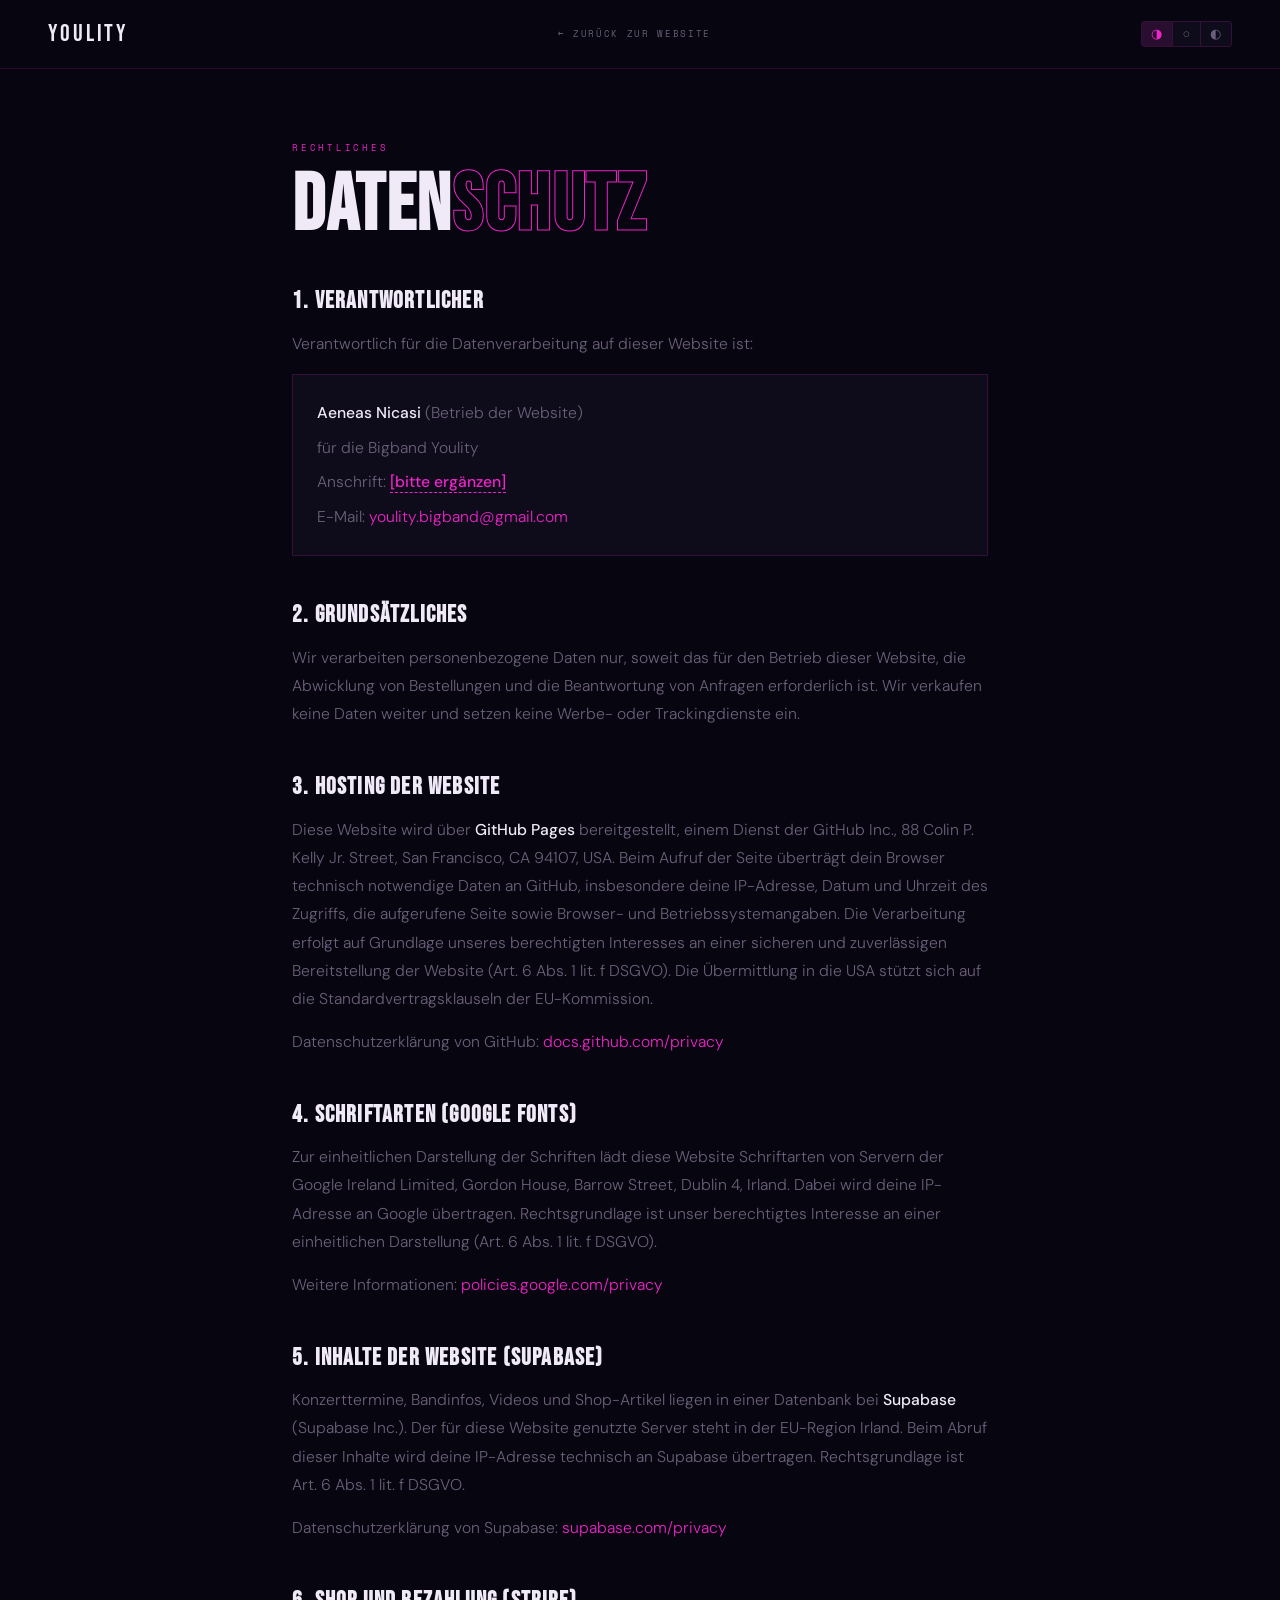
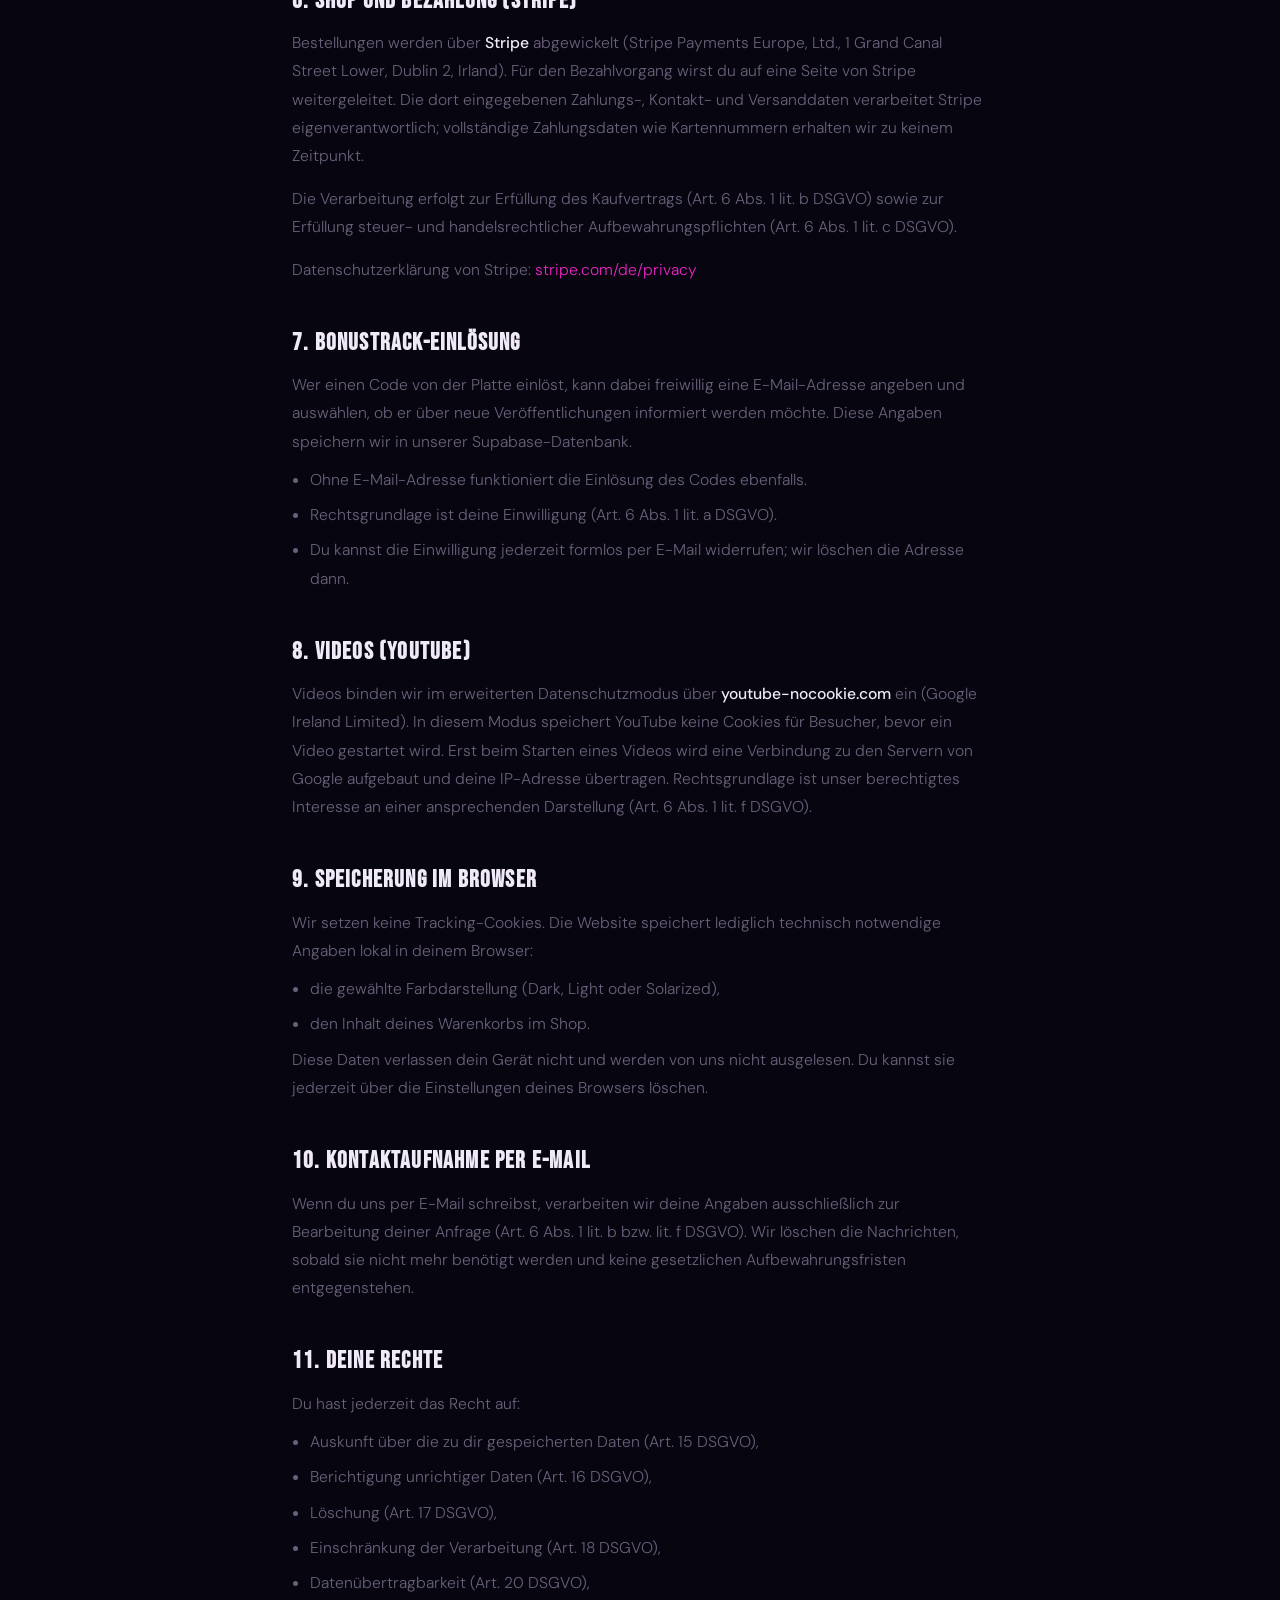
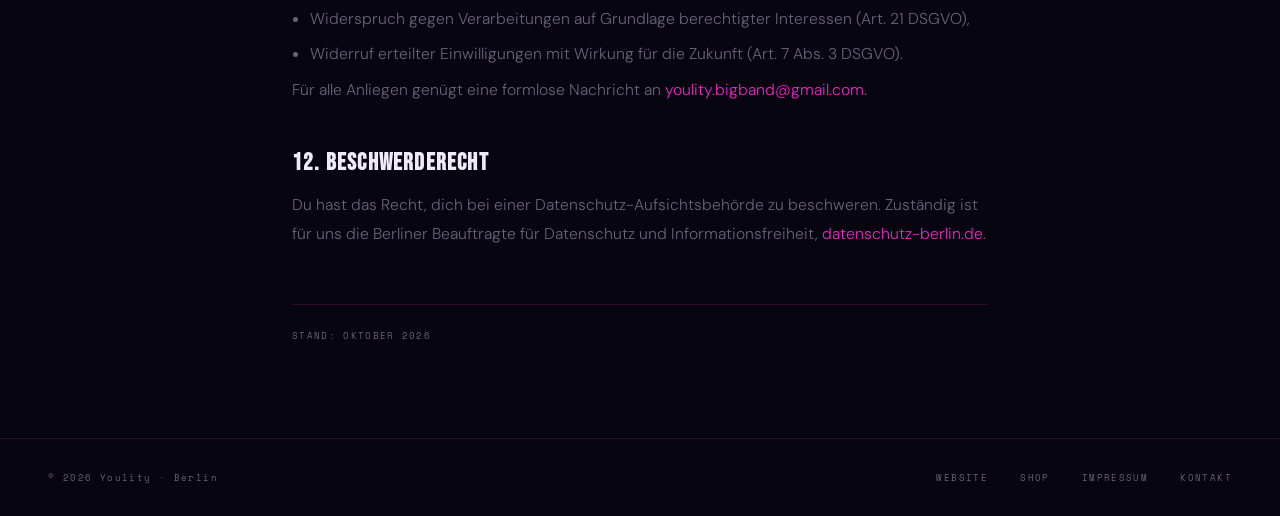
<file: datenschutz.html>
<!DOCTYPE html>
<html lang="de">
<head>
  <meta charset="UTF-8" />
  <meta name="viewport" content="width=device-width, initial-scale=1.0" />
  <meta name="robots" content="noindex, follow" />
  <title>Datenschutz – Youlity</title>
  <link rel="preconnect" href="https://fonts.googleapis.com">
  <link rel="preconnect" href="https://fonts.gstatic.com" crossorigin>
  <link href="https://fonts.googleapis.com/css2?family=Bebas+Neue&family=DM+Sans:ital,opsz,wght@0,9..40,300;0,9..40,400;0,9..40,500;1,9..40,300&family=Space+Mono&display=swap" rel="stylesheet">
  <link rel="stylesheet" href="/legal.css">
</head>
<body>

<nav>
  <a href="/" class="nav-logo">Youlity</a>
  <a href="/" class="nav-back">← Zurück zur Website</a>
  <div class="theme-switch" id="themeSwitch">
    <button class="theme-btn active" data-t="dark"  title="Dark">◑</button>
    <button class="theme-btn"        data-t="light" title="Light">○</button>
    <button class="theme-btn"        data-t="solar" title="Solarized">◐</button>
  </div>
</nav>

<main>
  <div class="page-tag">Rechtliches</div>
  <h1>DATEN<span class="o">SCHUTZ</span></h1>

  <h2>1. Verantwortlicher</h2>
  <p>Verantwortlich für die Datenverarbeitung auf dieser Website ist:</p>
  <div class="box">
    <p><strong>Aeneas Nicasi</strong> (Betrieb der Website)</p>
    <p>für die Bigband Youlity</p>
    <p>Anschrift: <span class="todo">[bitte ergänzen]</span></p>
    <p>E-Mail: <a href="mailto:youlity.bigband@gmail.com">youlity.bigband@gmail.com</a></p>
  </div>

  <h2>2. Grundsätzliches</h2>
  <p>
    Wir verarbeiten personenbezogene Daten nur, soweit das für den Betrieb dieser
    Website, die Abwicklung von Bestellungen und die Beantwortung von Anfragen
    erforderlich ist. Wir verkaufen keine Daten weiter und setzen keine Werbe-
    oder Trackingdienste ein.
  </p>

  <h2>3. Hosting der Website</h2>
  <p>
    Diese Website wird über <strong>GitHub Pages</strong> bereitgestellt, einem Dienst
    der GitHub Inc., 88 Colin P. Kelly Jr. Street, San Francisco, CA 94107, USA.
    Beim Aufruf der Seite überträgt dein Browser technisch notwendige Daten an
    GitHub, insbesondere deine IP-Adresse, Datum und Uhrzeit des Zugriffs, die
    aufgerufene Seite sowie Browser- und Betriebssystemangaben. Die Verarbeitung
    erfolgt auf Grundlage unseres berechtigten Interesses an einer sicheren und
    zuverlässigen Bereitstellung der Website (Art. 6 Abs. 1 lit. f DSGVO).
    Die Übermittlung in die USA stützt sich auf die Standardvertragsklauseln der
    EU-Kommission.
  </p>
  <p>Datenschutzerklärung von GitHub:
    <a href="https://docs.github.com/privacy" target="_blank" rel="noopener">docs.github.com/privacy</a>
  </p>

  <h2>4. Schriftarten (Google Fonts)</h2>
  <p>
    Zur einheitlichen Darstellung der Schriften lädt diese Website Schriftarten von
    Servern der Google Ireland Limited, Gordon House, Barrow Street, Dublin 4, Irland.
    Dabei wird deine IP-Adresse an Google übertragen. Rechtsgrundlage ist unser
    berechtigtes Interesse an einer einheitlichen Darstellung
    (Art. 6 Abs. 1 lit. f DSGVO).
  </p>
  <p>Weitere Informationen:
    <a href="https://policies.google.com/privacy" target="_blank" rel="noopener">policies.google.com/privacy</a>
  </p>

  <h2>5. Inhalte der Website (Supabase)</h2>
  <p>
    Konzerttermine, Bandinfos, Videos und Shop-Artikel liegen in einer Datenbank bei
    <strong>Supabase</strong> (Supabase Inc.). Der für diese Website genutzte Server
    steht in der EU-Region Irland. Beim Abruf dieser Inhalte wird deine IP-Adresse
    technisch an Supabase übertragen. Rechtsgrundlage ist Art. 6 Abs. 1 lit. f DSGVO.
  </p>
  <p>Datenschutzerklärung von Supabase:
    <a href="https://supabase.com/privacy" target="_blank" rel="noopener">supabase.com/privacy</a>
  </p>

  <h2>6. Shop und Bezahlung (Stripe)</h2>
  <p>
    Bestellungen werden über <strong>Stripe</strong> abgewickelt (Stripe Payments Europe,
    Ltd., 1 Grand Canal Street Lower, Dublin 2, Irland). Für den Bezahlvorgang wirst du
    auf eine Seite von Stripe weitergeleitet. Die dort eingegebenen Zahlungs-,
    Kontakt- und Versanddaten verarbeitet Stripe eigenverantwortlich; vollständige
    Zahlungsdaten wie Kartennummern erhalten wir zu keinem Zeitpunkt.
  </p>
  <p>
    Die Verarbeitung erfolgt zur Erfüllung des Kaufvertrags
    (Art. 6 Abs. 1 lit. b DSGVO) sowie zur Erfüllung steuer- und handelsrechtlicher
    Aufbewahrungspflichten (Art. 6 Abs. 1 lit. c DSGVO).
  </p>
  <p>Datenschutzerklärung von Stripe:
    <a href="https://stripe.com/de/privacy" target="_blank" rel="noopener">stripe.com/de/privacy</a>
  </p>

  <h2>7. Bonustrack-Einlösung</h2>
  <p>
    Wer einen Code von der Platte einlöst, kann dabei freiwillig eine E-Mail-Adresse
    angeben und auswählen, ob er über neue Veröffentlichungen informiert werden möchte.
    Diese Angaben speichern wir in unserer Supabase-Datenbank.
  </p>
  <ul>
    <li>Ohne E-Mail-Adresse funktioniert die Einlösung des Codes ebenfalls.</li>
    <li>Rechtsgrundlage ist deine Einwilligung (Art. 6 Abs. 1 lit. a DSGVO).</li>
    <li>Du kannst die Einwilligung jederzeit formlos per E-Mail widerrufen; wir löschen die Adresse dann.</li>
  </ul>

  <h2>8. Videos (YouTube)</h2>
  <p>
    Videos binden wir im erweiterten Datenschutzmodus über
    <strong>youtube-nocookie.com</strong> ein (Google Ireland Limited). In diesem Modus
    speichert YouTube keine Cookies für Besucher, bevor ein Video gestartet wird.
    Erst beim Starten eines Videos wird eine Verbindung zu den Servern von Google
    aufgebaut und deine IP-Adresse übertragen. Rechtsgrundlage ist unser berechtigtes
    Interesse an einer ansprechenden Darstellung (Art. 6 Abs. 1 lit. f DSGVO).
  </p>

  <h2>9. Speicherung im Browser</h2>
  <p>
    Wir setzen keine Tracking-Cookies. Die Website speichert lediglich technisch
    notwendige Angaben lokal in deinem Browser:
  </p>
  <ul>
    <li>die gewählte Farbdarstellung (Dark, Light oder Solarized),</li>
    <li>den Inhalt deines Warenkorbs im Shop.</li>
  </ul>
  <p>
    Diese Daten verlassen dein Gerät nicht und werden von uns nicht ausgelesen.
    Du kannst sie jederzeit über die Einstellungen deines Browsers löschen.
  </p>

  <h2>10. Kontaktaufnahme per E-Mail</h2>
  <p>
    Wenn du uns per E-Mail schreibst, verarbeiten wir deine Angaben ausschließlich
    zur Bearbeitung deiner Anfrage (Art. 6 Abs. 1 lit. b bzw. lit. f DSGVO). Wir
    löschen die Nachrichten, sobald sie nicht mehr benötigt werden und keine
    gesetzlichen Aufbewahrungsfristen entgegenstehen.
  </p>

  <h2>11. Deine Rechte</h2>
  <p>Du hast jederzeit das Recht auf:</p>
  <ul>
    <li>Auskunft über die zu dir gespeicherten Daten (Art. 15 DSGVO),</li>
    <li>Berichtigung unrichtiger Daten (Art. 16 DSGVO),</li>
    <li>Löschung (Art. 17 DSGVO),</li>
    <li>Einschränkung der Verarbeitung (Art. 18 DSGVO),</li>
    <li>Datenübertragbarkeit (Art. 20 DSGVO),</li>
    <li>Widerspruch gegen Verarbeitungen auf Grundlage berechtigter Interessen (Art. 21 DSGVO),</li>
    <li>Widerruf erteilter Einwilligungen mit Wirkung für die Zukunft (Art. 7 Abs. 3 DSGVO).</li>
  </ul>
  <p>
    Für alle Anliegen genügt eine formlose Nachricht an
    <a href="mailto:youlity.bigband@gmail.com">youlity.bigband@gmail.com</a>.
  </p>

  <h2>12. Beschwerderecht</h2>
  <p>
    Du hast das Recht, dich bei einer Datenschutz-Aufsichtsbehörde zu beschweren.
    Zuständig ist für uns die Berliner Beauftragte für Datenschutz und
    Informationsfreiheit,
    <a href="https://www.datenschutz-berlin.de" target="_blank" rel="noopener">datenschutz-berlin.de</a>.
  </p>

  <div class="meta">Stand: Oktober 2026</div>
</main>

<footer>
  <div class="f-copy">© 2026 Youlity · Berlin</div>
  <div class="f-links">
    <a href="/">Website</a>
    <a href="/shop/">Shop</a>
    <a href="/impressum.html">Impressum</a>
    <a href="mailto:youlity.bigband@gmail.com">Kontakt</a>
  </div>
</footer>

<script>
// Theme-Auswahl der Hauptseite übernehmen
const themeBtns = document.querySelectorAll('.theme-btn');
const saved = localStorage.getItem('youlity-theme') || 'dark';
document.documentElement.dataset.theme = saved;
themeBtns.forEach(b => b.classList.toggle('active', b.dataset.t === saved));
themeBtns.forEach(btn => btn.addEventListener('click', () => {
  const t = btn.dataset.t;
  document.documentElement.dataset.theme = t;
  localStorage.setItem('youlity-theme', t);
  themeBtns.forEach(b => b.classList.toggle('active', b.dataset.t === t));
}));
</script>
</body>
</html>
</file>
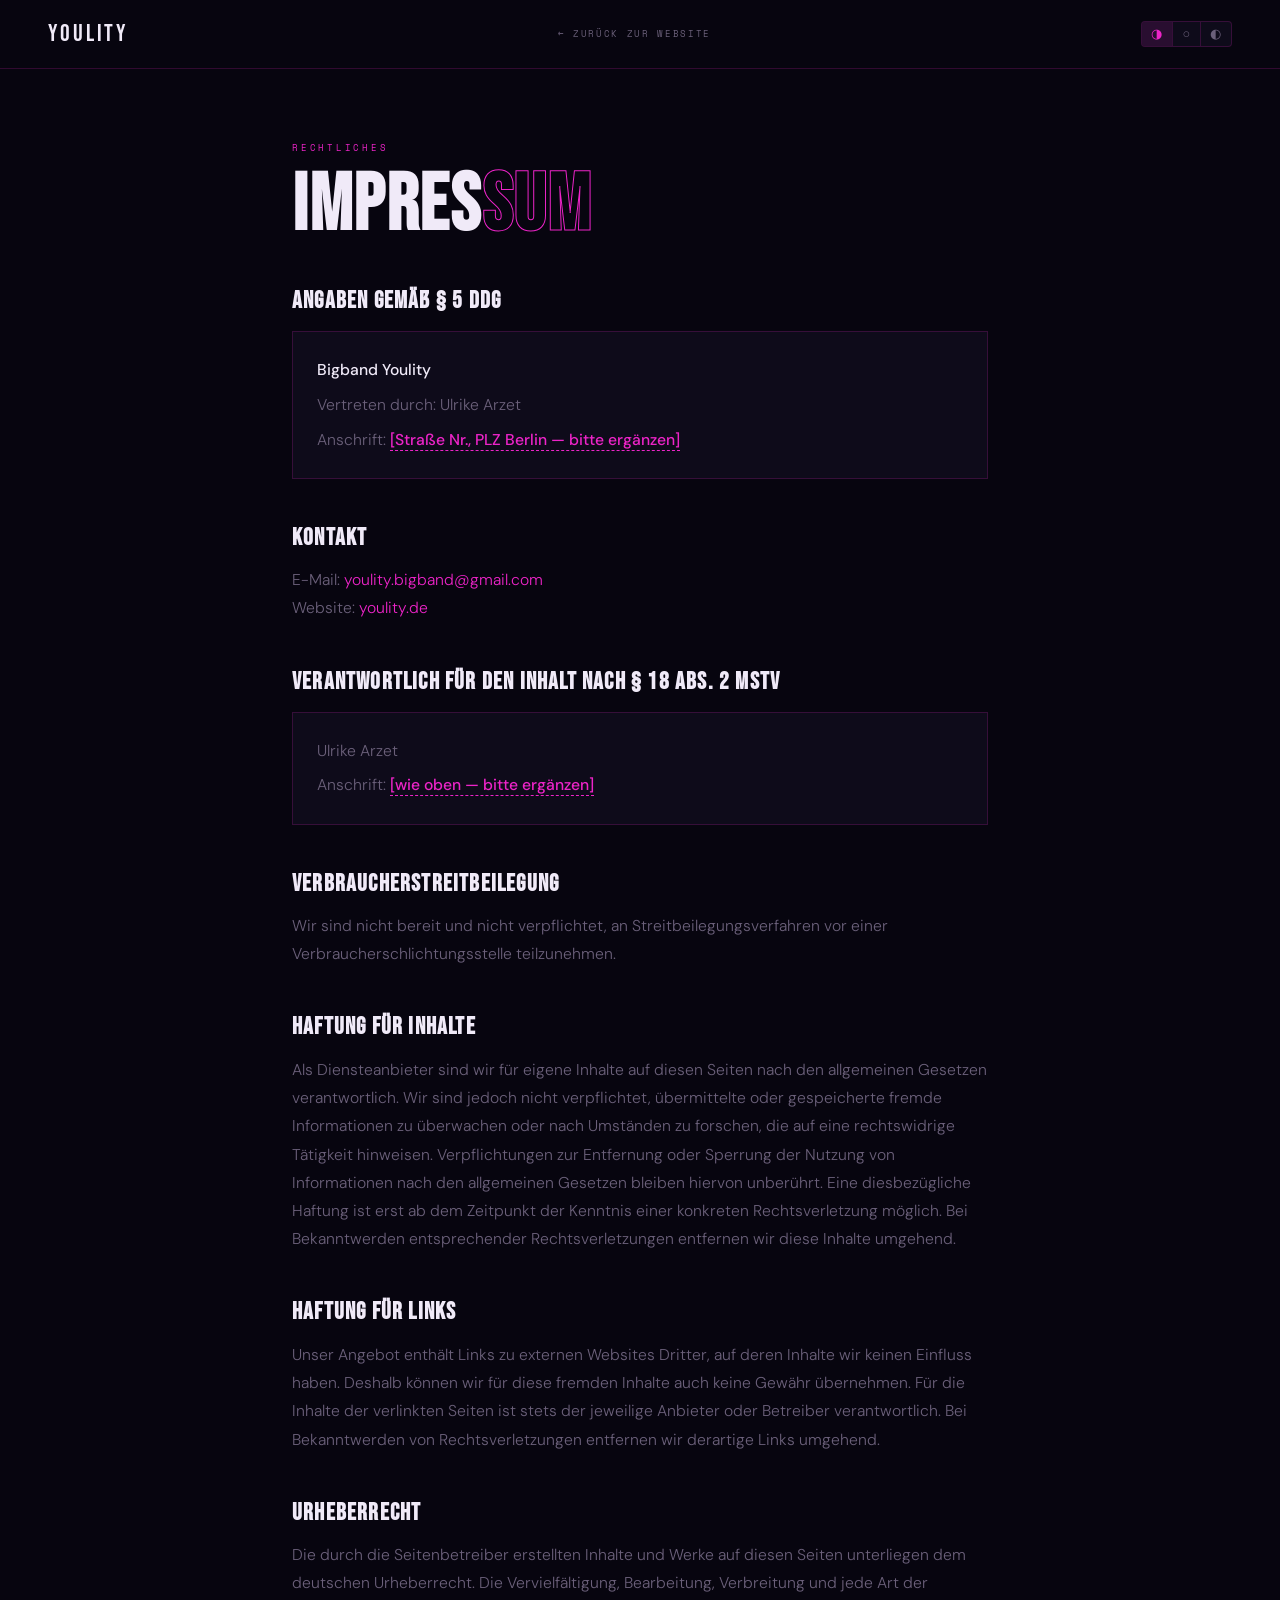
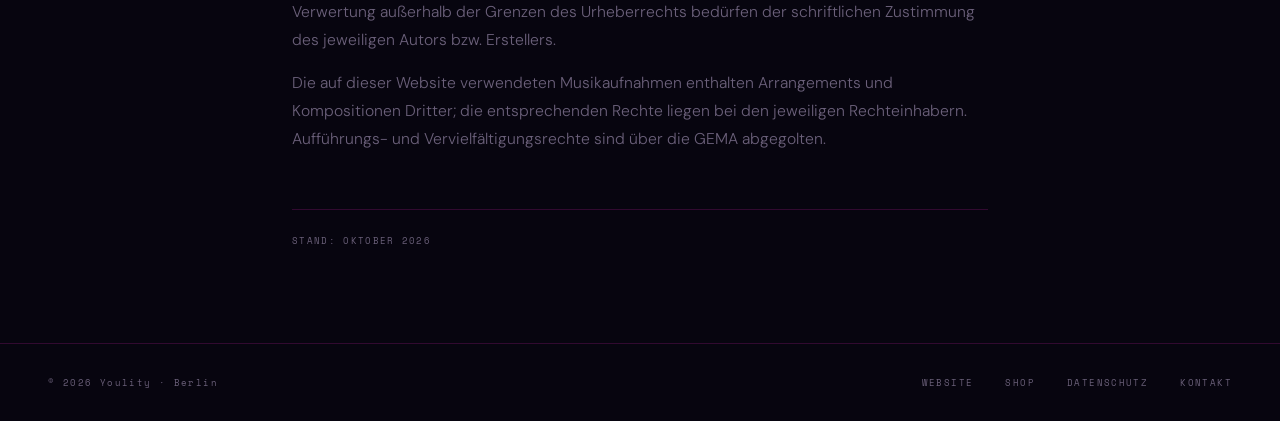
<file: impressum.html>
<!DOCTYPE html>
<html lang="de">
<head>
  <meta charset="UTF-8" />
  <meta name="viewport" content="width=device-width, initial-scale=1.0" />
  <meta name="robots" content="noindex, follow" />
  <title>Impressum – Youlity</title>
  <link rel="preconnect" href="https://fonts.googleapis.com">
  <link rel="preconnect" href="https://fonts.gstatic.com" crossorigin>
  <link href="https://fonts.googleapis.com/css2?family=Bebas+Neue&family=DM+Sans:ital,opsz,wght@0,9..40,300;0,9..40,400;0,9..40,500;1,9..40,300&family=Space+Mono&display=swap" rel="stylesheet">
  <link rel="stylesheet" href="/legal.css">
</head>
<body>

<nav>
  <a href="/" class="nav-logo">Youlity</a>
  <a href="/" class="nav-back">← Zurück zur Website</a>
  <div class="theme-switch" id="themeSwitch">
    <button class="theme-btn active" data-t="dark"  title="Dark">◑</button>
    <button class="theme-btn"        data-t="light" title="Light">○</button>
    <button class="theme-btn"        data-t="solar" title="Solarized">◐</button>
  </div>
</nav>

<main>
  <div class="page-tag">Rechtliches</div>
  <h1>IMPRES<span class="o">SUM</span></h1>

  <h2>Angaben gemäß § 5 DDG</h2>
  <div class="box">
    <p><strong>Bigband Youlity</strong></p>
    <p>Vertreten durch: Ulrike Arzet</p>
    <p>Anschrift: <span class="todo">[Straße Nr., PLZ Berlin — bitte ergänzen]</span></p>
  </div>

  <h2>Kontakt</h2>
  <p>
    E-Mail: <a href="mailto:youlity.bigband@gmail.com">youlity.bigband@gmail.com</a><br>
    Website: <a href="https://youlity.de">youlity.de</a>
  </p>

  <h2>Verantwortlich für den Inhalt nach § 18 Abs. 2 MStV</h2>
  <div class="box">
    <p>Ulrike Arzet</p>
    <p>Anschrift: <span class="todo">[wie oben — bitte ergänzen]</span></p>
  </div>

  <h2>Verbraucherstreitbeilegung</h2>
  <p>
    Wir sind nicht bereit und nicht verpflichtet, an Streitbeilegungsverfahren vor
    einer Verbraucherschlichtungsstelle teilzunehmen.
  </p>

  <h2>Haftung für Inhalte</h2>
  <p>
    Als Diensteanbieter sind wir für eigene Inhalte auf diesen Seiten nach den
    allgemeinen Gesetzen verantwortlich. Wir sind jedoch nicht verpflichtet,
    übermittelte oder gespeicherte fremde Informationen zu überwachen oder nach
    Umständen zu forschen, die auf eine rechtswidrige Tätigkeit hinweisen.
    Verpflichtungen zur Entfernung oder Sperrung der Nutzung von Informationen
    nach den allgemeinen Gesetzen bleiben hiervon unberührt. Eine diesbezügliche
    Haftung ist erst ab dem Zeitpunkt der Kenntnis einer konkreten Rechtsverletzung
    möglich. Bei Bekanntwerden entsprechender Rechtsverletzungen entfernen wir
    diese Inhalte umgehend.
  </p>

  <h2>Haftung für Links</h2>
  <p>
    Unser Angebot enthält Links zu externen Websites Dritter, auf deren Inhalte wir
    keinen Einfluss haben. Deshalb können wir für diese fremden Inhalte auch keine
    Gewähr übernehmen. Für die Inhalte der verlinkten Seiten ist stets der jeweilige
    Anbieter oder Betreiber verantwortlich. Bei Bekanntwerden von Rechtsverletzungen
    entfernen wir derartige Links umgehend.
  </p>

  <h2>Urheberrecht</h2>
  <p>
    Die durch die Seitenbetreiber erstellten Inhalte und Werke auf diesen Seiten
    unterliegen dem deutschen Urheberrecht. Die Vervielfältigung, Bearbeitung,
    Verbreitung und jede Art der Verwertung außerhalb der Grenzen des Urheberrechts
    bedürfen der schriftlichen Zustimmung des jeweiligen Autors bzw. Erstellers.
  </p>
  <p>
    Die auf dieser Website verwendeten Musikaufnahmen enthalten Arrangements und
    Kompositionen Dritter; die entsprechenden Rechte liegen bei den jeweiligen
    Rechteinhabern. Aufführungs- und Vervielfältigungsrechte sind über die GEMA
    abgegolten.
  </p>

  <div class="meta">Stand: Oktober 2026</div>
</main>

<footer>
  <div class="f-copy">© 2026 Youlity · Berlin</div>
  <div class="f-links">
    <a href="/">Website</a>
    <a href="/shop/">Shop</a>
    <a href="/datenschutz.html">Datenschutz</a>
    <a href="mailto:youlity.bigband@gmail.com">Kontakt</a>
  </div>
</footer>

<script>
// Theme-Auswahl der Hauptseite übernehmen
const themeBtns = document.querySelectorAll('.theme-btn');
const saved = localStorage.getItem('youlity-theme') || 'dark';
document.documentElement.dataset.theme = saved;
themeBtns.forEach(b => b.classList.toggle('active', b.dataset.t === saved));
themeBtns.forEach(btn => btn.addEventListener('click', () => {
  const t = btn.dataset.t;
  document.documentElement.dataset.theme = t;
  localStorage.setItem('youlity-theme', t);
  themeBtns.forEach(b => b.classList.toggle('active', b.dataset.t === t));
}));
</script>
</body>
</html>
</file>
<file: legal.css>
/* Gemeinsames Styling für Impressum & Datenschutz —
   übernimmt Farben, Schriften und Theme-Umschaltung der Hauptseite. */
:root {
  --bg:#07050f; --surface:#0e0b1a; --pink:#ed24c8; --pink-dim:#5c1049;
  --pink-glow:rgba(237,36,200,0.12); --text:#f0eaf8; --muted:#6b607a;
  --border:rgba(237,36,200,0.18);
}
[data-theme="light"] {
  --bg:#fafafa; --surface:#f0edf6; --pink:#c41aaa; --pink-dim:#8a1278;
  --pink-glow:rgba(196,26,170,0.1); --text:#1a0d2e; --muted:#7a6a8a;
  --border:rgba(180,20,150,0.2);
}
[data-theme="solar"] {
  --bg:#fdf6e3; --surface:#eee8d5; --pink:#b5006e; --pink-dim:#7a004a;
  --pink-glow:rgba(181,0,110,0.1); --text:#3a2a1a; --muted:#8a7060;
  --border:rgba(150,80,0,0.2);
}
*,*::before,*::after{box-sizing:border-box;margin:0;padding:0;}
body{background:var(--bg);color:var(--text);font-family:'DM Sans',sans-serif;
     overflow-x:hidden;min-height:100vh;display:flex;flex-direction:column;}

/* NAV */
nav{display:flex;align-items:center;justify-content:space-between;gap:1rem;
    padding:1.2rem 3rem;border-bottom:1px solid var(--border);flex-wrap:wrap;}
.nav-logo{font-family:'Bebas Neue',sans-serif;font-size:1.5rem;letter-spacing:.12em;
          color:var(--text);text-decoration:none;}
.nav-back{font-family:'Space Mono',monospace;font-size:.58rem;letter-spacing:.18em;
          text-transform:uppercase;color:var(--muted);text-decoration:none;transition:color .2s;}
.nav-back:hover{color:var(--pink);}
.theme-switch{display:flex;border:1px solid var(--border);border-radius:4px;
              overflow:hidden;background:var(--surface);}
.theme-btn{background:none;border:none;cursor:pointer;padding:.35rem .6rem;
           font-size:.8rem;color:var(--muted);transition:background .2s,color .2s;line-height:1;}
.theme-btn+.theme-btn{border-left:1px solid var(--border);}
.theme-btn.active{background:var(--pink-glow);color:var(--pink);}
.theme-btn:hover:not(.active){color:var(--text);}

/* INHALT */
main{flex:1;max-width:760px;margin:0 auto;padding:4.5rem 2rem 6rem;width:100%;}
.page-tag{font-family:'Space Mono',monospace;font-size:.58rem;letter-spacing:.3em;
          color:var(--pink);text-transform:uppercase;margin-bottom:1rem;}
h1{font-family:'Bebas Neue',sans-serif;font-size:clamp(2.6rem,8vw,5rem);line-height:.9;
   letter-spacing:.02em;color:var(--text);margin-bottom:2.5rem;}
h1 .o{-webkit-text-stroke:1px var(--pink);color:transparent;}
h2{font-family:'Bebas Neue',sans-serif;font-size:1.5rem;letter-spacing:.05em;
   color:var(--text);margin:2.75rem 0 .9rem;}
h3{font-family:'Space Mono',monospace;font-size:.62rem;letter-spacing:.2em;
   text-transform:uppercase;color:var(--pink);margin:1.75rem 0 .6rem;}
p,li{font-size:.98rem;line-height:1.8;color:var(--muted);font-weight:300;}
p+p{margin-top:.9rem;}
strong{color:var(--text);font-weight:500;}
a{color:var(--pink);text-decoration:none;border-bottom:1px solid transparent;transition:border-color .2s;}
a:hover{border-bottom-color:var(--pink);}
ul{margin:.6rem 0 0 1.1rem;}
li{margin-bottom:.45rem;}
.box{border:1px solid var(--border);background:var(--surface);padding:1.5rem;margin-top:1rem;}
.box p{margin:0;}
.box p+p{margin-top:.4rem;}
/* Noch zu ergänzende Angabe — sichtbar, damit sie nicht vergessen wird */
.todo{color:var(--pink);border-bottom:1px dashed var(--pink);font-weight:500;}
.meta{font-family:'Space Mono',monospace;font-size:.55rem;letter-spacing:.15em;
      text-transform:uppercase;color:var(--muted);margin-top:3.5rem;
      padding-top:1.5rem;border-top:1px solid var(--border);}

/* FOOTER */
footer{border-top:1px solid var(--border);padding:2rem 3rem;display:flex;
       justify-content:space-between;align-items:center;flex-wrap:wrap;gap:1rem;}
.f-copy{font-family:'Space Mono',monospace;font-size:.58rem;letter-spacing:.15em;color:var(--muted);}
.f-links{display:flex;gap:2rem;flex-wrap:wrap;}
.f-links a{font-family:'Space Mono',monospace;font-size:.58rem;letter-spacing:.15em;
           text-transform:uppercase;color:var(--muted);text-decoration:none;border:none;}
.f-links a:hover{color:var(--pink);}

@media(max-width:600px){
  nav{padding:1rem 1.25rem;}
  main{padding:3rem 1.25rem 4rem;}
  h2{font-size:1.3rem;}
  p,li{font-size:.92rem;line-height:1.75;}
  footer{padding:1.5rem 1.25rem;flex-direction:column;text-align:center;}
}
</file>
